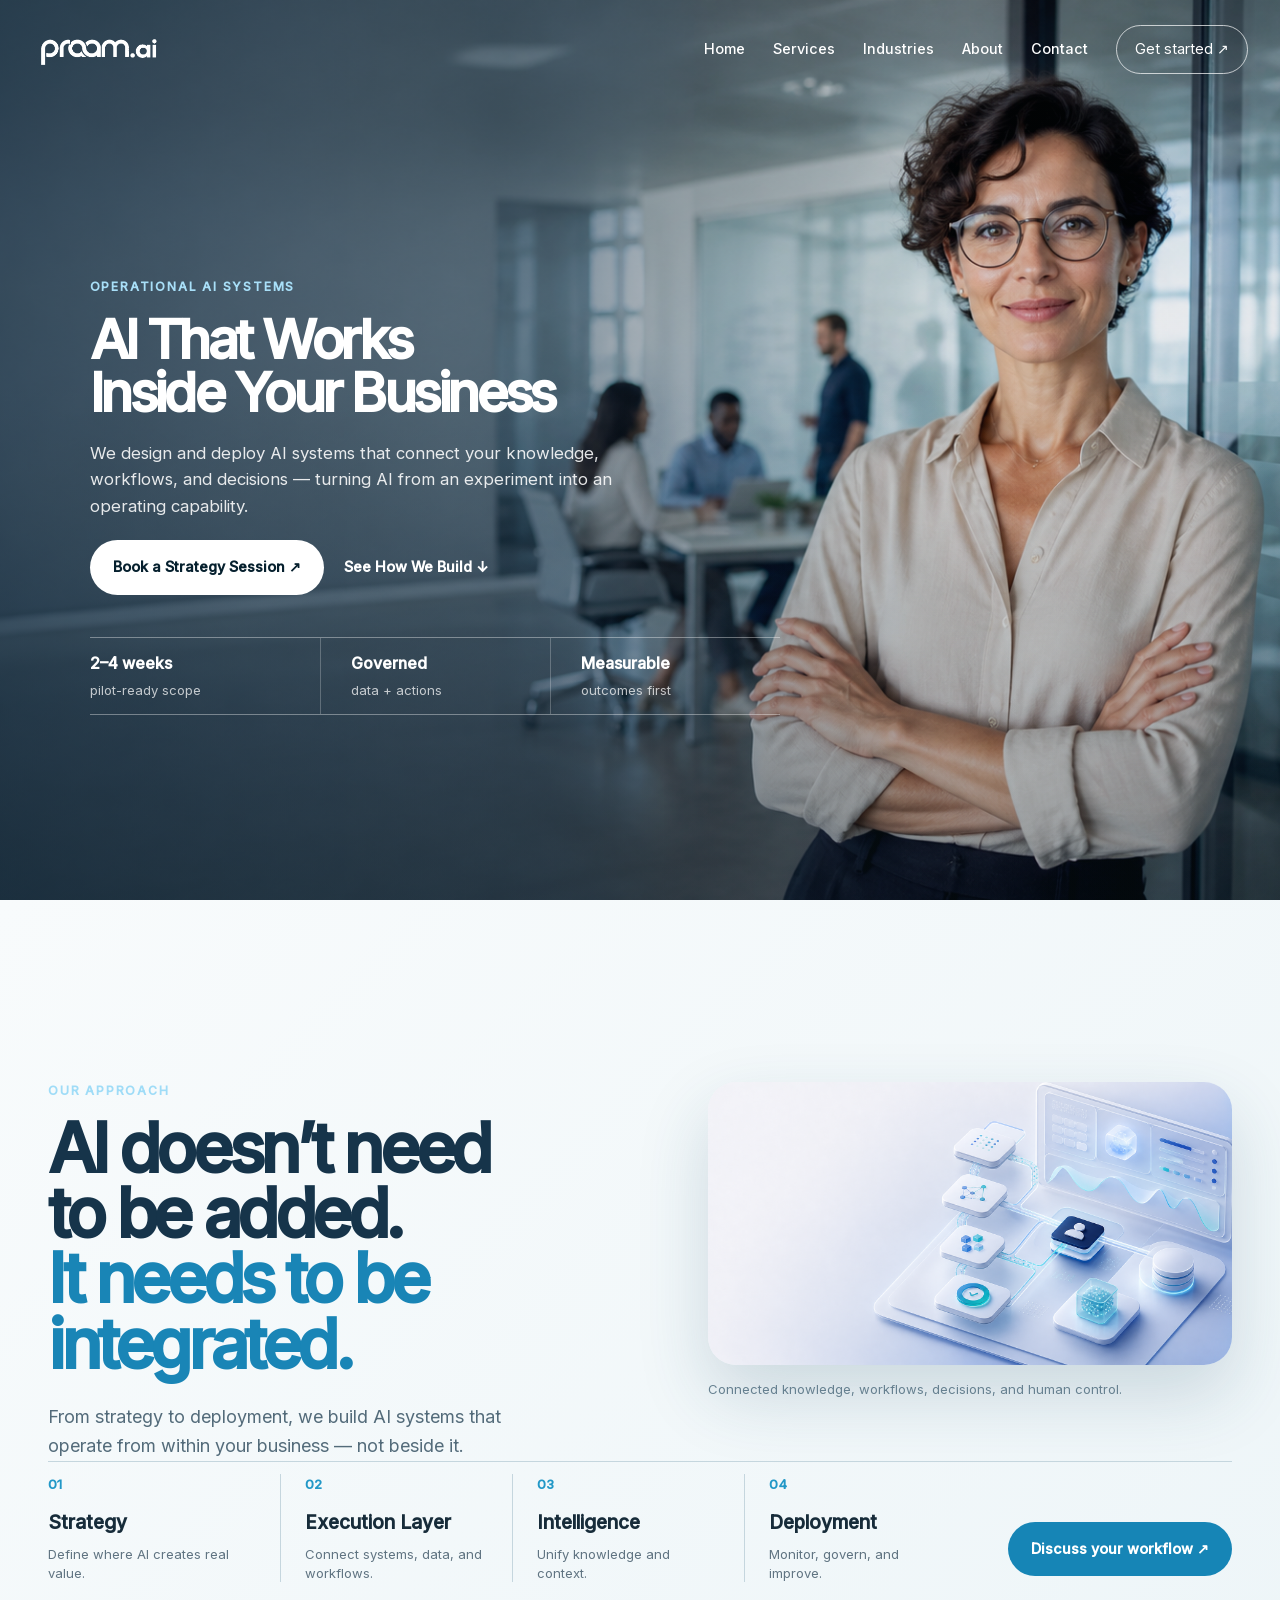
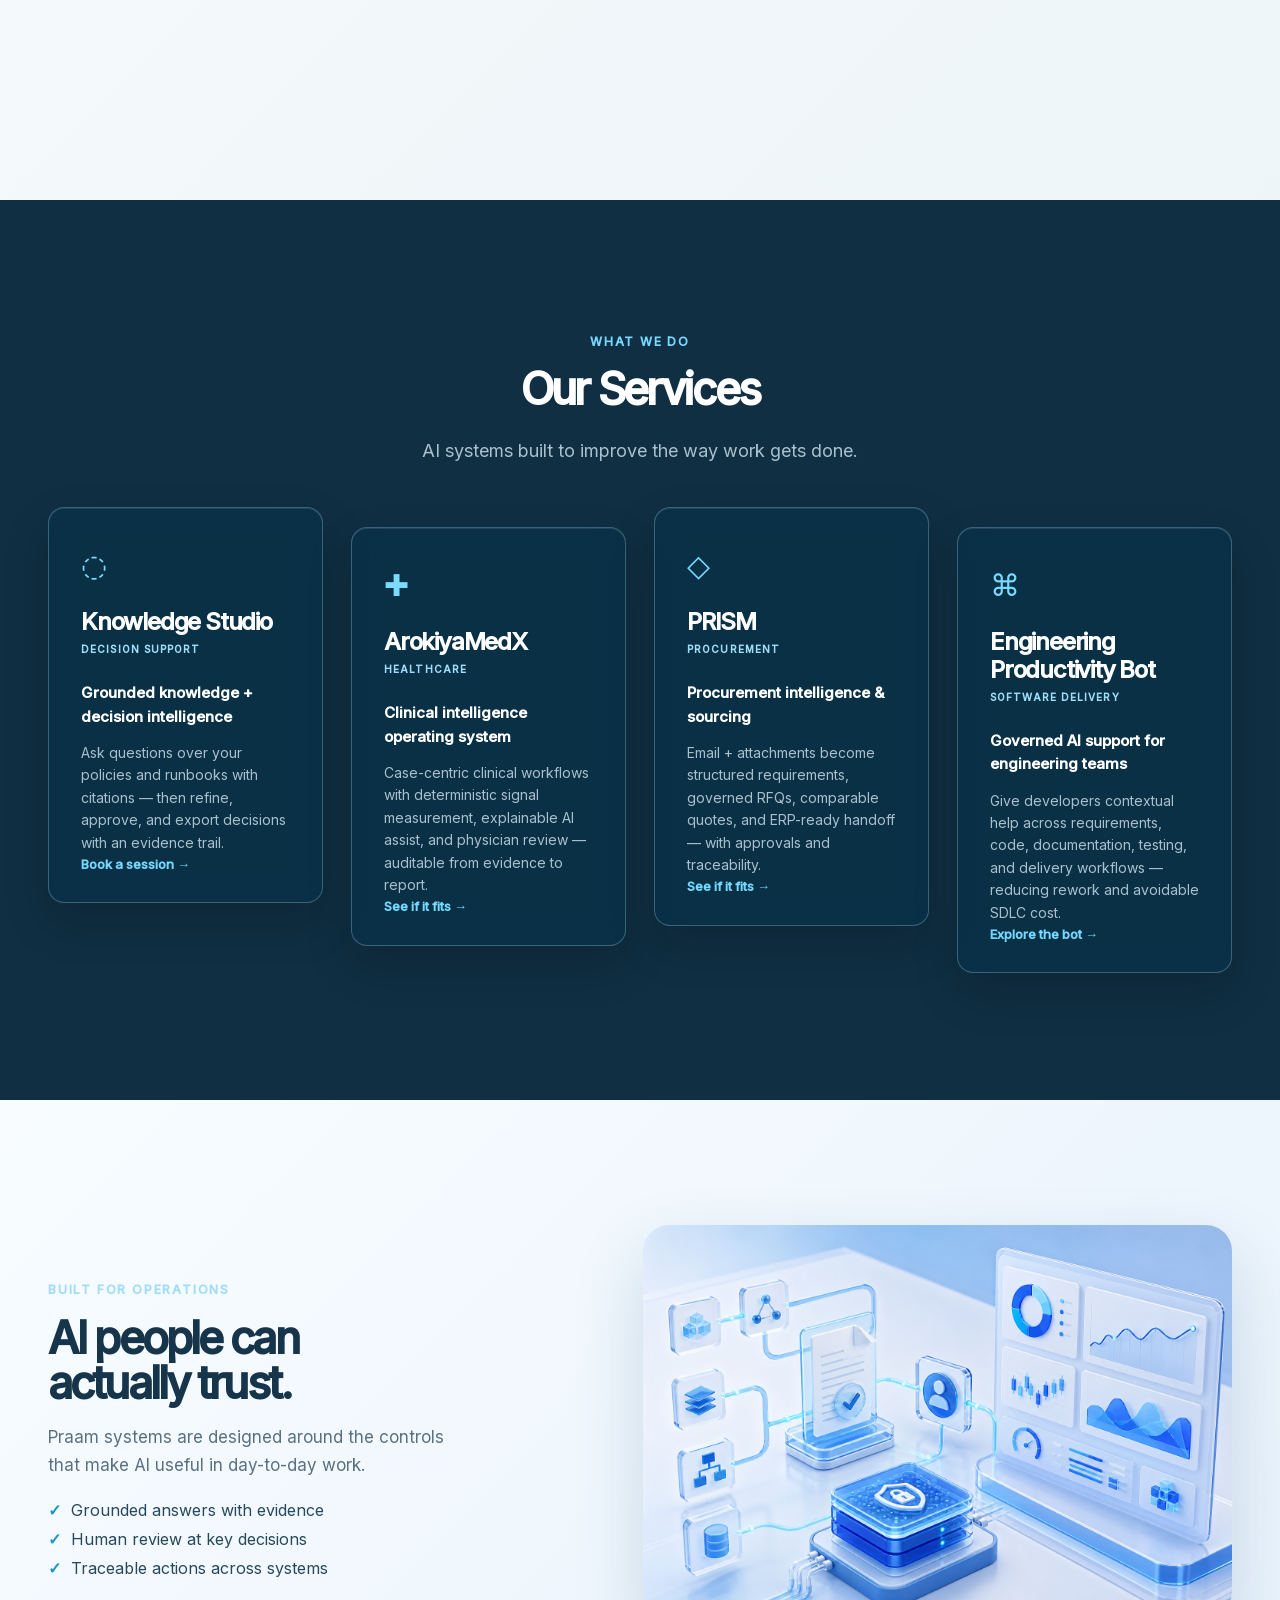
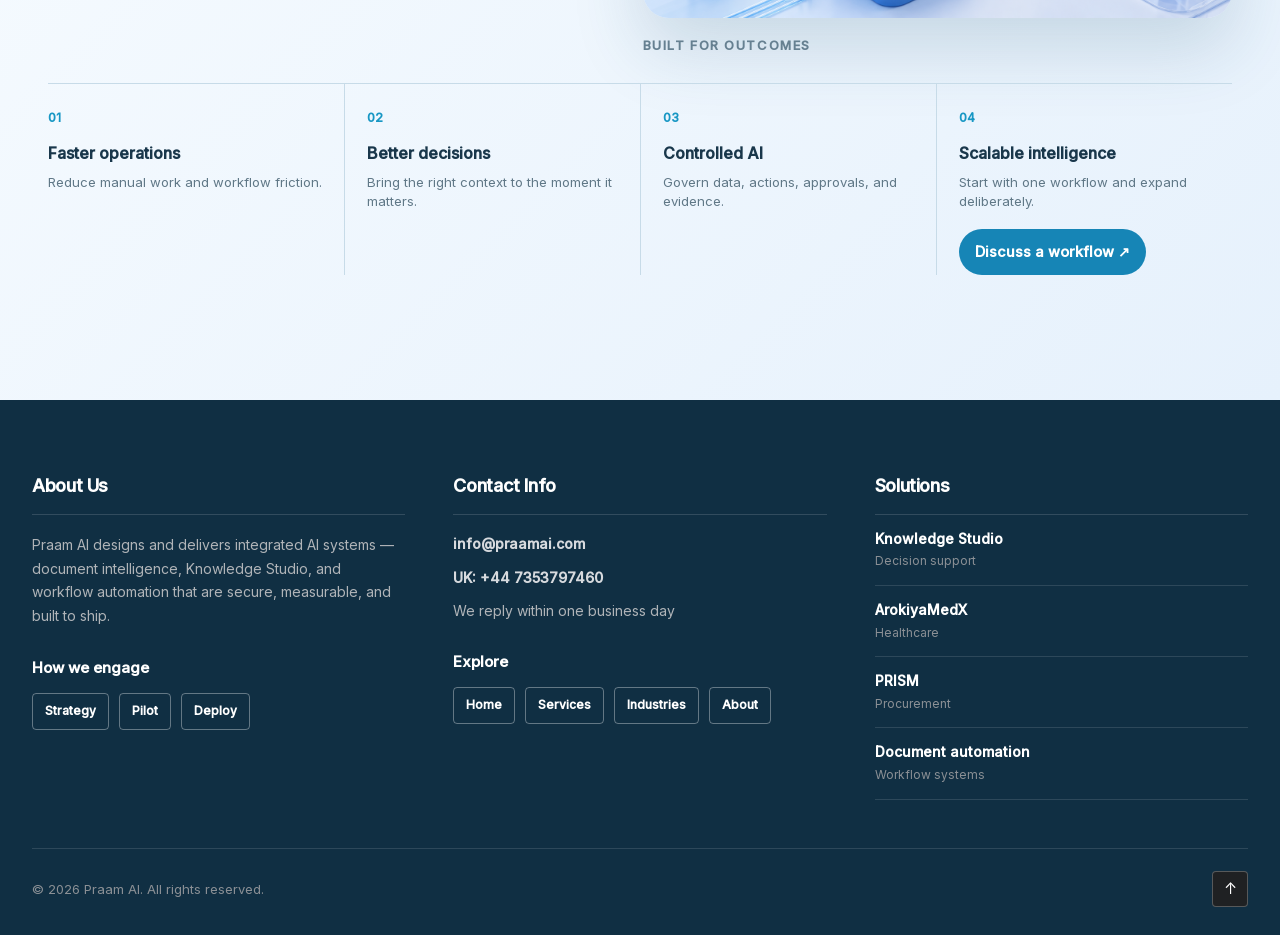
<file: index.html>
<!doctype html><html lang="en"><head><meta charset="utf-8"><meta name="viewport" content="width=device-width,initial-scale=1"><title>Praam AI | AI That Works Inside Your Business</title><meta name="description" content="Praam AI designs and delivers integrated AI systems."><link rel="stylesheet" href="css/fonts.css"><link rel="stylesheet" href="v3/home.css"><link rel="stylesheet" href="v3/overrides.css"><link rel="stylesheet" href="v3/hero-dark.css"><link rel="stylesheet" href="v3/solutions-four.css"><link rel="stylesheet" href="v3/services-cards.css"><link rel="stylesheet" href="v3/approach-showcase.css"><link rel="stylesheet" href="v3/ice-theme.css"><link rel="stylesheet" href="v3/desktop-sections.css"><link rel="stylesheet" href="v3/hero-system.css"><link rel="stylesheet" href="v3/services-dark.css"><link rel="stylesheet" href="v3/unified-theme.css"></head><body>
<div id="top" aria-hidden="true"></div>
<header><a class="logo" href="index.html#home"><img src="assets/logo-praam.png" alt="Praam AI"></a><nav><a href="index.html#home" aria-current="page">Home</a><a href="services.html">Services</a><a href="industries.html">Industries</a><a href="about.html">About</a><a href="contact.html">Contact</a></nav><a class="nav-cta" href="contact.html">Get started ↗</a></header>
<main><section class="hero" id="home"><div class="hero-bg"></div><div class="wrap hero-copy"><p class="eyebrow">Operational AI systems</p><h1>AI That Works<br><em>Inside</em> Your Business</h1><p>We design and deploy AI systems that connect your knowledge, workflows, and decisions — turning AI from an experiment into an operating capability.</p><div class="actions"><a class="button white" href="contact.html">Book a Strategy Session ↗</a><a href="#approach">See How We Build ↓</a></div><div class="proof"><div><b>2–4 weeks</b><span>pilot-ready scope</span></div><div><b>Governed</b><span>data + actions</span></div><div><b>Measurable</b><span>outcomes first</span></div></div></div></section>
<section class="approach-showcase" id="approach"><div class="wrap approach-showcase__grid"><div class="approach-showcase__copy"><p class="eyebrow">Our approach</p><h2>AI doesn’t need<br>to be added.<br><em>It needs to be integrated.</em></h2><p>From strategy to deployment, we build AI systems that operate from within your business — not beside it.</p></div><figure class="approach-showcase__visual"><img src="assets/operational-ai-workflow.png" alt="Illustration of connected operational AI workflows"><figcaption>Connected knowledge, workflows, decisions, and human control.</figcaption></figure><div class="approach-showcase__lower"><ol class="approach-showcase__steps"><li><span>01</span><strong>Strategy</strong><p>Define where AI creates real value.</p></li><li><span>02</span><strong>Execution Layer</strong><p>Connect systems, data, and workflows.</p></li><li><span>03</span><strong>Intelligence</strong><p>Unify knowledge and context.</p></li><li><span>04</span><strong>Deployment</strong><p>Monitor, govern, and improve.</p></li></ol><a class="button approach-showcase__cta" href="contact.html">Discuss your workflow ↗</a></div></div></section>
<section class="services block" id="solutions"><div class="wrap"><p class="eyebrow">What we do</p><h2>Our Services</h2><p class="sub">AI systems built to improve the way work gets done.</p><div class="cards"><article><span>01</span><h3>Knowledge Studio</h3><small>Decision support</small><p>Grounded knowledge + decision intelligence</p><em>Ask questions over your policies and runbooks with citations — then refine, approve, and export decisions with an evidence trail.</em><a href="contact.html">Book a session →</a></article><article><span>02</span><h3>ArokiyaMedX</h3><small>Healthcare</small><p>Clinical intelligence operating system</p><em>Case-centric clinical workflows with deterministic signal measurement, explainable AI assist, and physician review — auditable from evidence to report.</em><a href="contact.html">See if it fits →</a></article><article><span>03</span><h3>PRISM</h3><small>Procurement</small><p>Procurement intelligence &amp; sourcing</p><em>Email + attachments become structured requirements, governed RFQs, comparable quotes, and ERP-ready handoff — with approvals and traceability.</em><a href="contact.html">See if it fits →</a></article><article><span>04</span><h3>Engineering Productivity Bot</h3><small>Software delivery</small><p>Governed AI support for engineering teams</p><em>Give developers contextual help across requirements, code, documentation, testing, and delivery workflows — reducing rework and avoidable SDLC cost.</em><a href="contact.html">Explore the bot →</a></article></div></div></section>
<section class="operations-outcomes"><div class="wrap operations-outcomes__grid"><div class="operations-outcomes__copy"><p class="eyebrow">Built for operations</p><h2>AI people can<br>actually trust.</h2><p>Praam systems are designed around the controls that make AI useful in day-to-day work.</p><ul><li>Grounded answers with evidence</li><li>Human review at key decisions</li><li>Traceable actions across systems</li></ul></div><figure><img src="assets/operations-outcomes.png" alt="Illustration of governed operational AI workflows"><figcaption>Built for outcomes</figcaption></figure><div class="operations-outcomes__results"><article><span>01</span><h3>Faster operations</h3><p>Reduce manual work and workflow friction.</p></article><article><span>02</span><h3>Better decisions</h3><p>Bring the right context to the moment it matters.</p></article><article><span>03</span><h3>Controlled AI</h3><p>Govern data, actions, approvals, and evidence.</p></article><article class="operations-outcomes__final"><span>04</span><h3>Scalable intelligence</h3><p>Start with one workflow and expand deliberately.</p><a class="button" href="contact.html">Discuss a workflow ↗</a></article></div></div></section>
</main>
<footer><div class="wrap footer-grid"><div class="footer-col"><h3>About Us</h3><p>Praam AI designs and delivers integrated AI systems — document intelligence, Knowledge Studio, and workflow automation that are secure, measurable, and built to ship.</p><h4>How we engage</h4><div class="footer-chips"><span>Strategy</span><span>Pilot</span><span>Deploy</span></div></div><div class="footer-col"><h3>Contact Info</h3><ul class="footer-contact"><li><a href="mailto:info@praamai.com">info@praamai.com</a></li><li><a href="tel:+447353797460">UK: +44 7353797460</a></li><li>We reply within one business day</li></ul><h4>Explore</h4><div class="footer-chips"><a href="index.html#home">Home</a><a href="services.html">Services</a><a href="industries.html">Industries</a><a href="about.html">About</a></div></div><div class="footer-col"><h3>Solutions</h3><ul class="footer-list"><li><a href="index.html#solutions">Knowledge Studio</a><span>Decision support</span></li><li><a href="index.html#solutions">ArokiyaMedX</a><span>Healthcare</span></li><li><a href="index.html#solutions">PRISM</a><span>Procurement</span></li><li><a href="services.html">Document automation</a><span>Workflow systems</span></li></ul></div></div><div class="wrap footer-bottom"><p>© 2026 Praam AI. All rights reserved.</p><a class="to-top" href="#top" aria-label="Back to top">↑</a></div></footer>
<script src="js/site-header.js" defer></script>
</body></html>
</file>
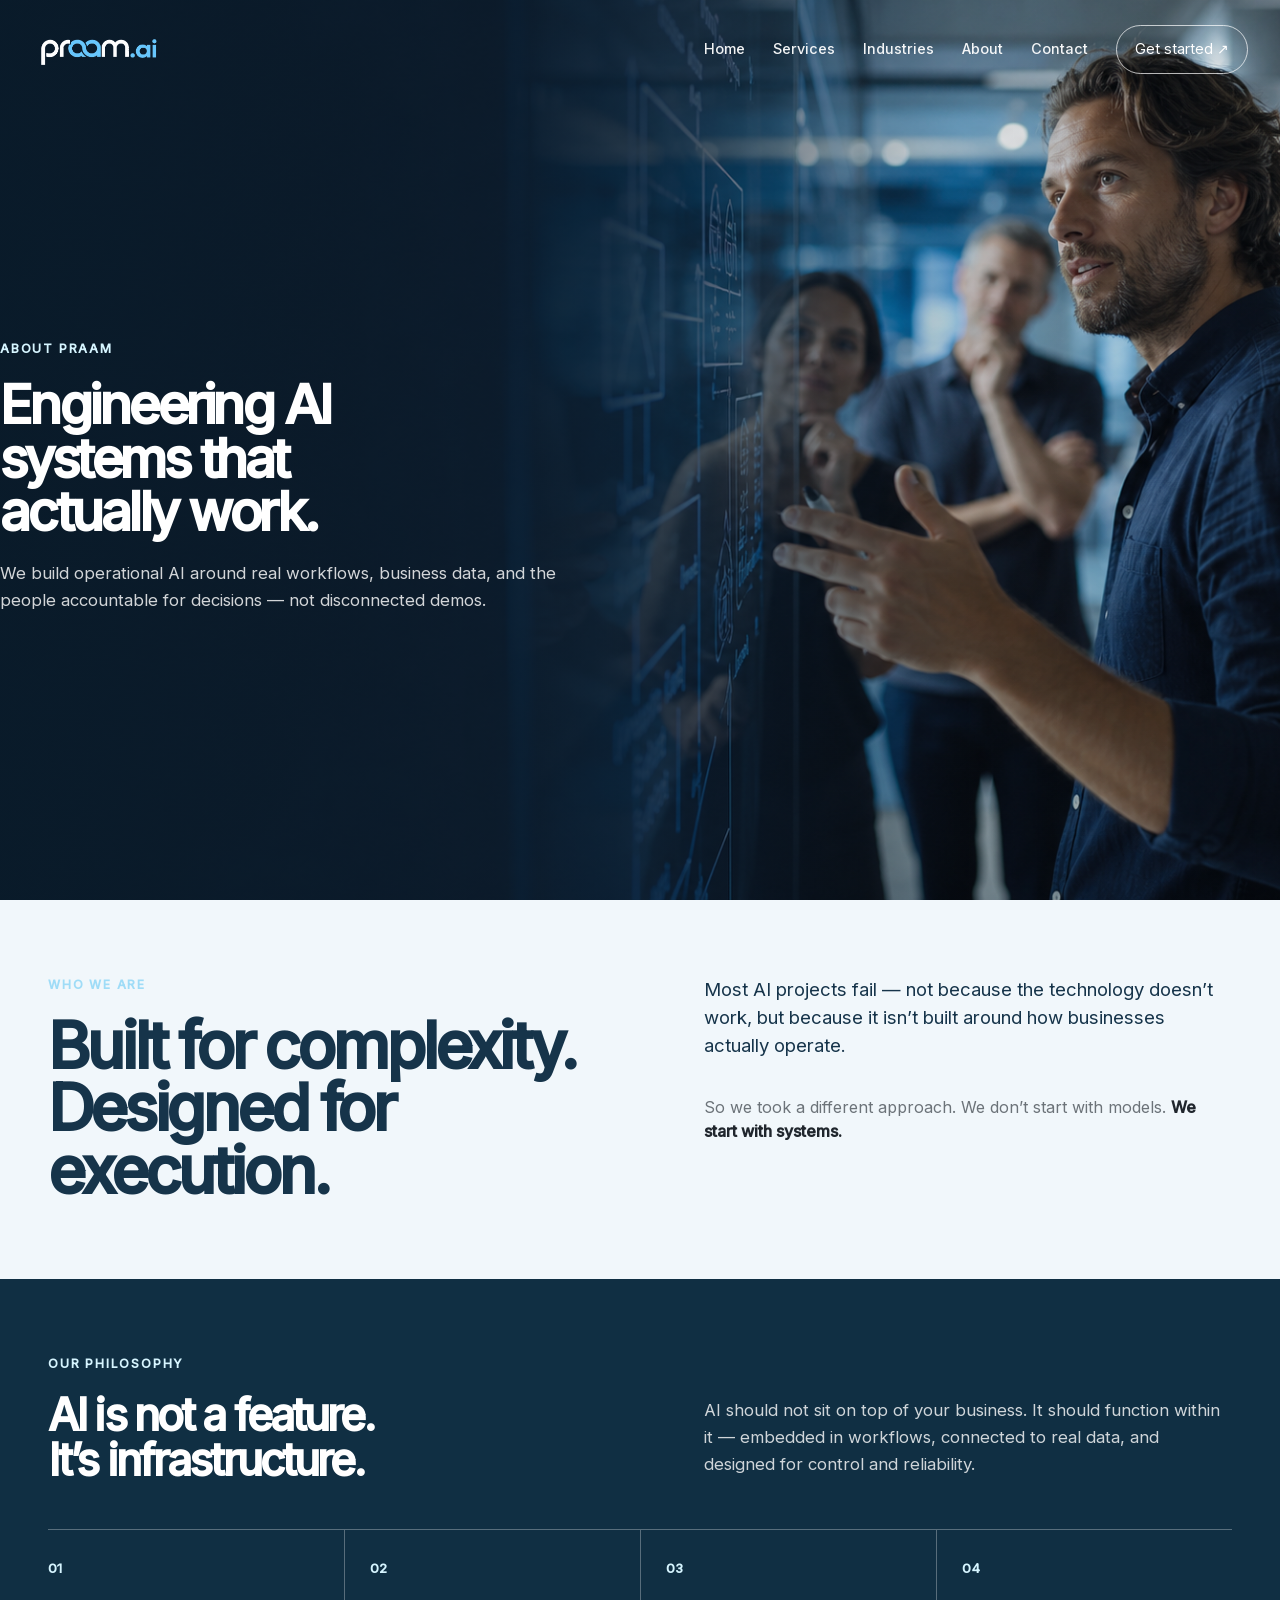
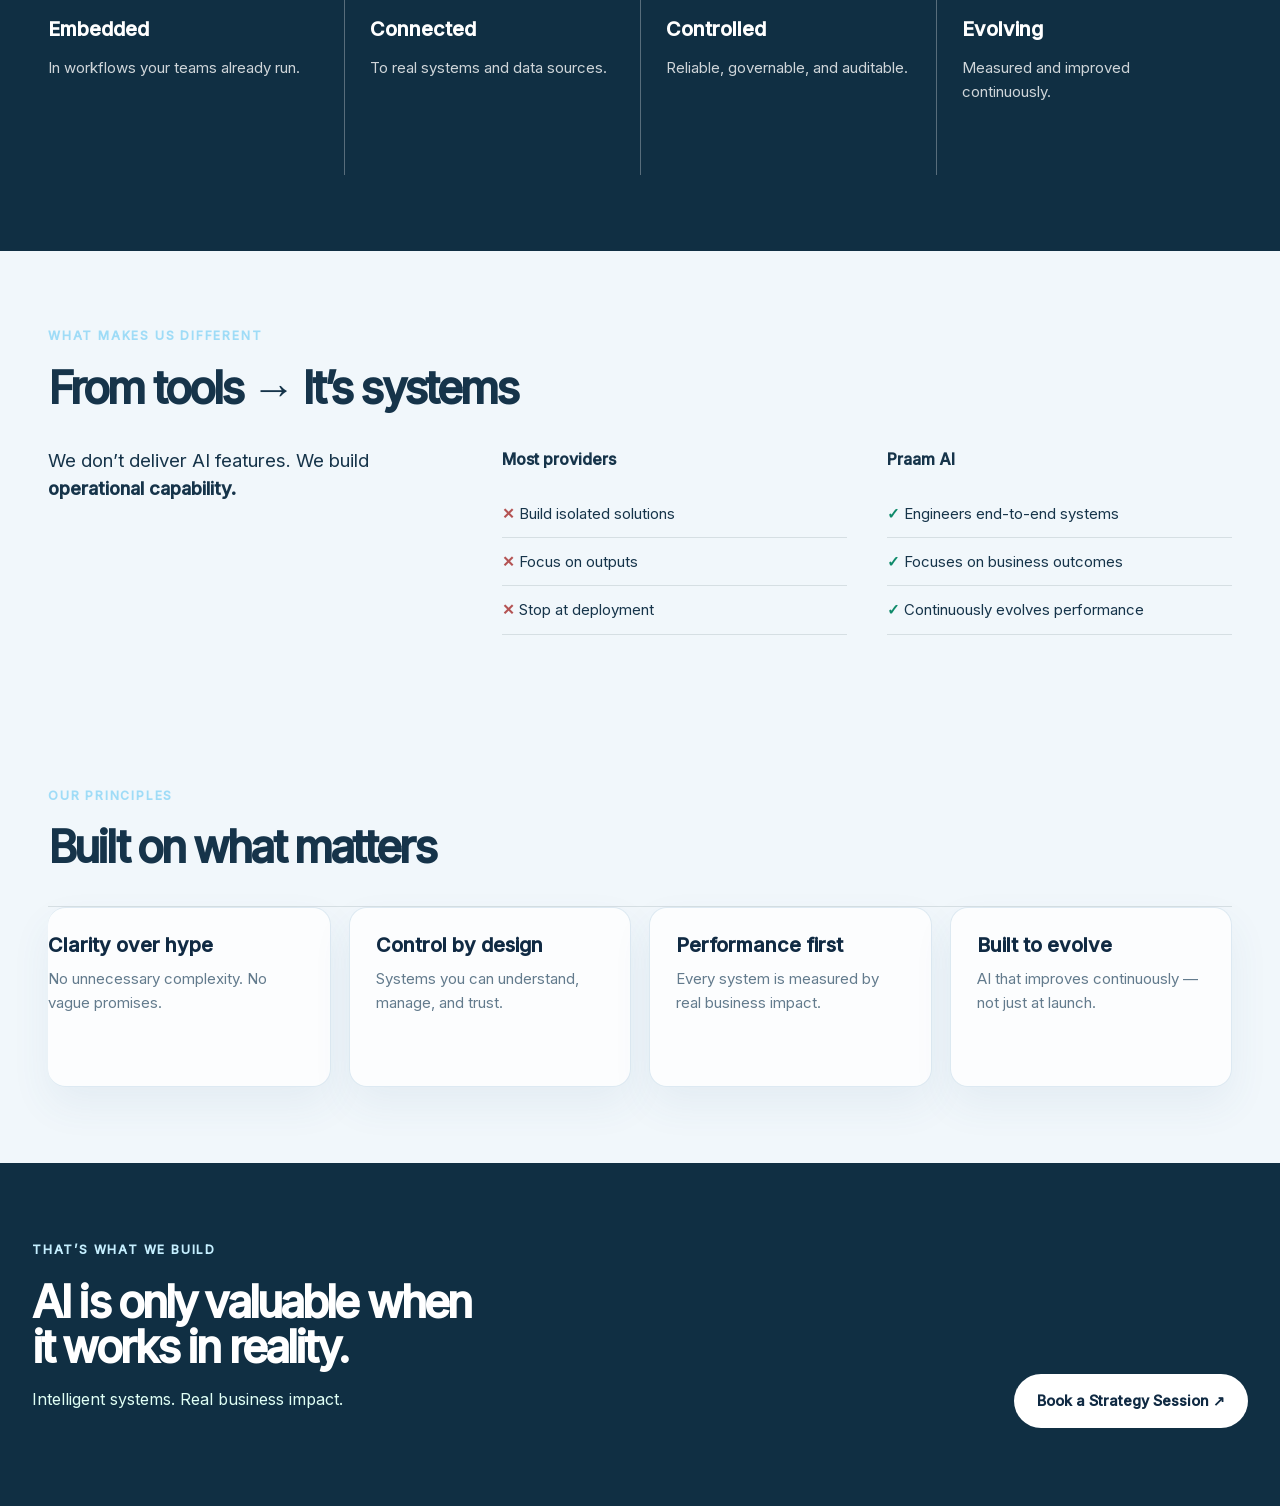
<file: about.html>
<!doctype html><html lang="en"><head><meta charset="utf-8"><meta name="viewport" content="width=device-width,initial-scale=1"><title>About Us | Praam AI</title><meta name="description" content="Praam AI engineers AI systems that operate inside real businesses — strategy, execution layer, intelligence, and deployment."><link rel="stylesheet" href="css/fonts.css"><link rel="stylesheet" href="v3/home.css"><link rel="stylesheet" href="v3/overrides.css"><link rel="stylesheet" href="v3/ice-theme.css"><link rel="stylesheet" href="v3/subpages-system.css"><link rel="stylesheet" href="v3/unified-theme.css"></head><body>
<div id="top" aria-hidden="true"></div>
<header><a class="logo" href="index.html#home"><img src="assets/logo-praam.png" alt="Praam AI"></a><nav><a href="index.html#home">Home</a><a href="services.html">Services</a><a href="industries.html">Industries</a><a href="about.html" aria-current="page">About</a><a href="contact.html">Contact</a></nav><a class="nav-cta" href="contact.html">Get started ↗</a></header>
<main>
<section class="page-intro"><div class="wrap page-intro__grid"><div class="page-intro__copy"><p class="eyebrow">About Praam</p><h1>Engineering AI systems that <em>actually work.</em></h1><p>We build operational AI around real workflows, business data, and the people accountable for decisions — not disconnected demos.</p></div><figure><img src="assets/about-ai-systems.png" alt="Illustration of a connected operational AI system"><figcaption>Connected by design, governed in operation</figcaption></figure></div></section>
<section class="problem block"><div class="wrap two"><div><p class="eyebrow">Who we are</p><h2>Built for complexity. Designed for execution.</h2></div><div><p class="lead">Most AI projects fail — not because the technology doesn’t work, but because it isn’t built around how businesses actually operate.</p><p class="result">So we took a different approach. We don’t start with models. <strong>We start with systems.</strong></p></div></div></section>
<section class="approach block"><div class="wrap"><p class="eyebrow">Our philosophy</p><div class="two heading"><h2>AI is not a feature.<br><em>It’s infrastructure.</em></h2><p>AI should not sit on top of your business. It should function within it — embedded in workflows, connected to real data, and designed for control and reliability.</p></div><div class="steps"><article><b>01</b><h3>Embedded</h3><p>In workflows your teams already run.</p></article><article><b>02</b><h3>Connected</h3><p>To real systems and data sources.</p></article><article><b>03</b><h3>Controlled</h3><p>Reliable, governable, and auditable.</p></article><article><b>04</b><h3>Evolving</h3><p>Measured and improved continuously.</p></article></div></div></section>
<section class="services block"><div class="wrap"><p class="eyebrow">What makes us different</p><h2>From tools → It’s systems</h2><div class="diff-grid"><div><p class="lead" style="margin:0">We don’t deliver AI features. We build <strong>operational capability.</strong></p></div><div><b>Most providers</b><ul class="diff-neg"><li>Build isolated solutions</li><li>Focus on outputs</li><li>Stop at deployment</li></ul></div><div><b>Praam AI</b><ul class="diff-pos"><li>Engineers end-to-end systems</li><li>Focuses on business outcomes</li><li>Continuously evolves performance</li></ul></div></div></div></section>
<section class="fit block"><div class="wrap"><p class="eyebrow">Our principles</p><h2>Built on what matters</h2><div class="principle-grid"><article><h3>Clarity over hype</h3><p>No unnecessary complexity. No vague promises.</p></article><article><h3>Control by design</h3><p>Systems you can understand, manage, and trust.</p></article><article><h3>Performance first</h3><p>Every system is measured by real business impact.</p></article><article><h3>Built to evolve</h3><p>AI that improves continuously — not just at launch.</p></article></div></div></section>
<section class="final"><div class="wrap"><div><p class="eyebrow">That’s what we build</p><h2>AI is only valuable when<br>it works in reality.</h2><p>Intelligent systems. Real business impact.</p></div><a class="button white" href="contact.html">Book a Strategy Session ↗</a></div></section>
</main>
<footer><div class="wrap footer-grid"><div class="footer-col"><h3>About Us</h3><p>Praam AI designs and delivers integrated AI systems — document intelligence, Knowledge Studio, and workflow automation that are secure, measurable, and built to ship.</p><h4>How we engage</h4><div class="footer-chips"><span>Strategy</span><span>Pilot</span><span>Deploy</span></div></div><div class="footer-col"><h3>Contact Info</h3><ul class="footer-contact"><li><a href="mailto:info@praamai.com">info@praamai.com</a></li><li><a href="tel:+447353797460">UK: +44 7353797460</a></li><li>We reply within one business day</li></ul><h4>Explore</h4><div class="footer-chips"><a href="index.html#home">Home</a><a href="services.html">Services</a><a href="industries.html">Industries</a><a href="about.html">About</a></div></div><div class="footer-col"><h3>Solutions</h3><ul class="footer-list"><li><a href="index.html#solutions">Knowledge Studio</a><span>Decision support</span></li><li><a href="index.html#solutions">ArokiyaMedX</a><span>Healthcare</span></li><li><a href="index.html#solutions">PRISM</a><span>Procurement</span></li><li><a href="services.html">Document automation</a><span>Workflow systems</span></li></ul></div></div><div class="wrap footer-bottom"><p>© 2026 Praam AI. All rights reserved.</p><a class="to-top" href="#top" aria-label="Back to top">↑</a></div></footer>
<script src="js/site-header.js" defer></script>
</body></html>
</file>
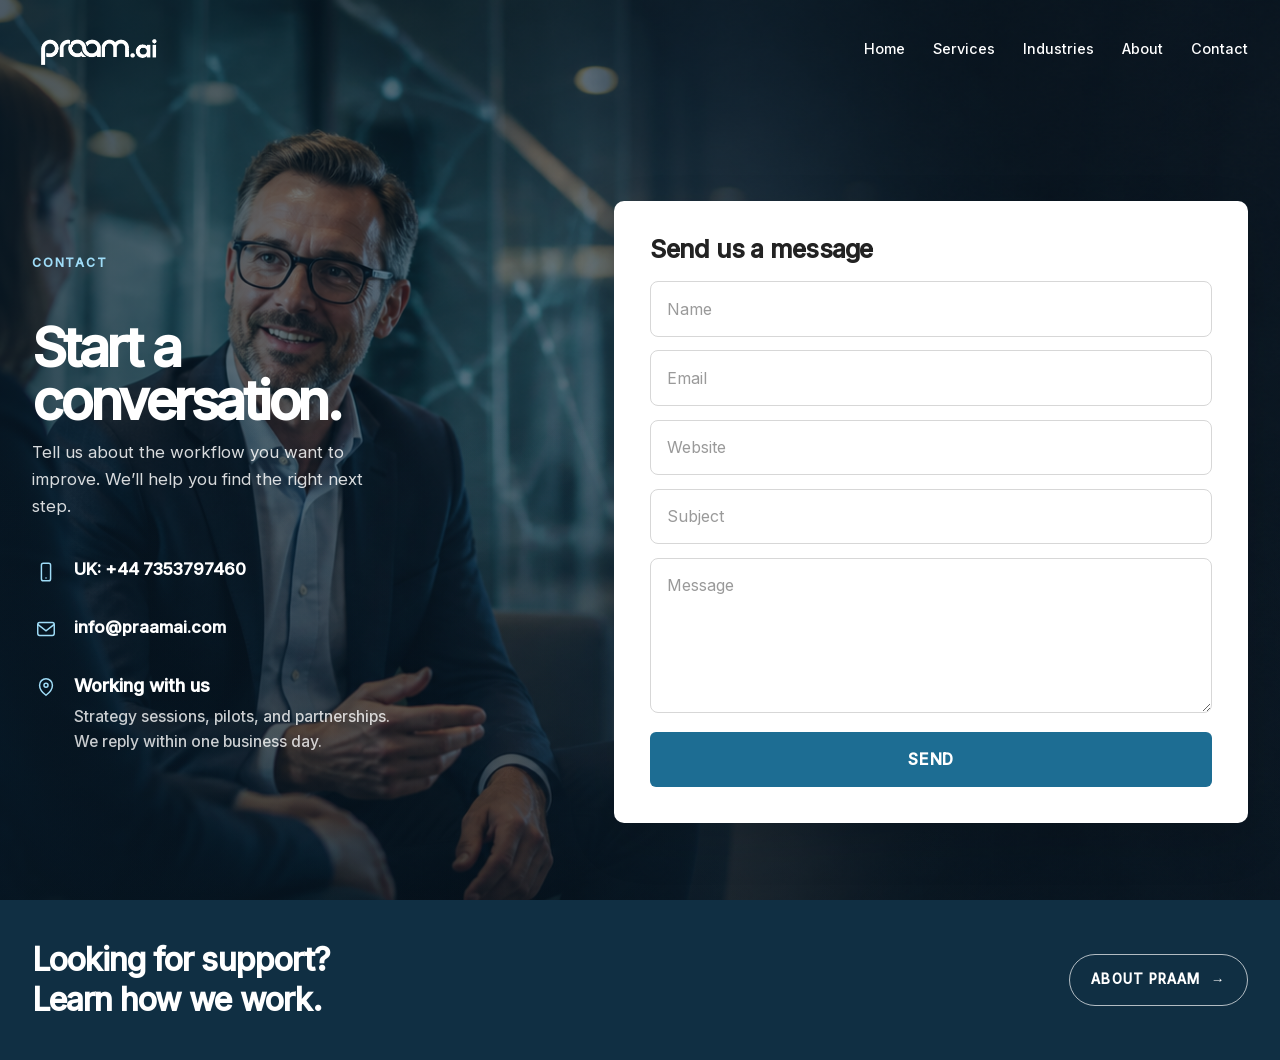
<file: contact.html>
<!DOCTYPE html>
<html lang="en">
  <head>
    <meta charset="UTF-8" />
    <meta name="viewport" content="width=device-width, initial-scale=1.0" />
    <title>Get started | Praam AI</title>
    <meta
      name="description"
      content="Get in touch with Praam AI — strategy sessions, pilots, and partnerships. We reply within one business day."
    />
    <meta name="theme-color" content="#1a1a1a" />
    <link rel="stylesheet" href="css/fonts.css" />
    <link rel="stylesheet" href="v3/home.css" />
    <link rel="stylesheet" href="v3/overrides.css" />
    <link rel="stylesheet" href="v3/ice-theme.css" />
    <link rel="stylesheet" href="css/contact-mono.css" />
    <link rel="stylesheet" href="v3/unified-theme.css" />
  </head>
  <body class="contact-mono">
    <div id="top" aria-hidden="true"></div>

    <header>
      <a class="logo" href="index.html#home"><img src="assets/logo-praam.png" alt="Praam AI" /></a>
      <nav>
        <a href="index.html#home">Home</a>
        <a href="services.html">Services</a>
        <a href="industries.html">Industries</a>
        <a href="about.html">About</a>
        <a href="contact.html" aria-current="page">Contact</a>
      </nav>
    </header>

    <main class="mono-main">
      <section class="mono-hero" aria-labelledby="contact-heading">
        <div class="wrap mono-hero-inner">
          <div class="mono-info">
            <p class="eyebrow">Contact</p>
            <h1 id="contact-heading">Start a conversation.</h1>
            <p class="mono-intro">Tell us about the workflow you want to improve. We’ll help you find the right next step.</p>
            <a class="mono-info-row" href="tel:+447353797460">
              <span class="mono-icon" aria-hidden="true">
                <svg viewBox="0 0 24 24" width="22" height="22" fill="none" stroke="currentColor" stroke-width="1.6"><rect x="7" y="2.5" width="10" height="19" rx="2"/><circle cx="12" cy="18.5" r="0.9" fill="currentColor" stroke="none"/></svg>
              </span>
              <span>UK: +44 7353797460</span>
            </a>
            <a class="mono-info-row" href="mailto:info@praamai.com">
              <span class="mono-icon" aria-hidden="true">
                <svg viewBox="0 0 24 24" width="22" height="22" fill="none" stroke="currentColor" stroke-width="1.6"><rect x="3" y="5" width="18" height="14" rx="2"/><path d="M3 7l9 7 9-7"/></svg>
              </span>
              <span>info@praamai.com</span>
            </a>
            <div class="mono-info-row mono-info-row--static">
              <span class="mono-icon" aria-hidden="true">
                <svg viewBox="0 0 24 24" width="22" height="22" fill="none" stroke="currentColor" stroke-width="1.6"><path d="M12 21s7-5.2 7-11a7 7 0 1 0-14 0c0 5.8 7 11 7 11z"/><circle cx="12" cy="10" r="2.2"/></svg>
              </span>
              <div>
                <strong>Working with us</strong>
                <p>Strategy sessions, pilots, and partnerships.<br />We reply within one business day.</p>
              </div>
            </div>
          </div>

          <div class="mono-card" id="contact">
            <h2>Send us a message</h2>
            <form class="mono-form" id="contact-form">
              <label class="sr-only" for="name">Name</label>
              <input id="name" name="name" type="text" placeholder="Name" autocomplete="name" required />

              <label class="sr-only" for="email">Email</label>
              <input id="email" name="email" type="email" placeholder="Email" autocomplete="email" required />

              <label class="sr-only" for="website">Website</label>
              <input id="website" name="website" type="url" placeholder="Website" autocomplete="url" />

              <label class="sr-only" for="subject">Subject</label>
              <input id="subject" name="subject" type="text" placeholder="Subject" required />

              <label class="sr-only" for="message">Message</label>
              <textarea id="message" name="message" rows="5" placeholder="Message" required></textarea>

              <button type="submit">Send</button>
            </form>
          </div>
        </div>
      </section>

      <section class="mono-support" aria-label="Support">
        <div class="wrap mono-support-inner">
          <p>Looking for support? Learn how we work.</p>
          <a class="mono-support-btn" href="about.html">About Praam <span aria-hidden="true">→</span></a>
        </div>
      </section>
    </main>

    <footer>
      <div class="wrap footer-grid">
        <div class="footer-col">
          <h3>About Us</h3>
          <p>Praam AI designs and delivers integrated AI systems — document intelligence, Knowledge Studio, and workflow automation that are secure, measurable, and built to ship.</p>
          <h4>How we engage</h4>
          <div class="footer-chips"><span>Strategy</span><span>Pilot</span><span>Deploy</span></div>
        </div>
        <div class="footer-col">
          <h3>Contact Info</h3>
          <ul class="footer-contact">
            <li><a href="mailto:info@praamai.com">info@praamai.com</a></li>
            <li><a href="tel:+447353797460">UK: +44 7353797460</a></li>
            <li>We reply within one business day</li>
          </ul>
          <h4>Explore</h4>
          <div class="footer-chips">
            <a href="index.html#home">Home</a>
            <a href="services.html">Services</a>
            <a href="industries.html">Industries</a>
            <a href="about.html">About</a>
          </div>
        </div>
        <div class="footer-col">
          <h3>Solutions</h3>
          <ul class="footer-list">
            <li><a href="index.html#solutions">Knowledge Studio</a><span>Decision support</span></li>
            <li><a href="index.html#solutions">ArokiyaMedX</a><span>Healthcare</span></li>
            <li><a href="index.html#solutions">PRISM</a><span>Procurement</span></li>
            <li><a href="services.html">Document automation</a><span>Workflow systems</span></li>
          </ul>
        </div>
      </div>
      <div class="wrap footer-bottom">
        <p>© 2026 Praam AI. All rights reserved.</p>
        <a class="to-top" href="#top" aria-label="Back to top">↑</a>
      </div>
    </footer>

    <script>
      document.getElementById("contact-form")?.addEventListener("submit", (e) => {
        e.preventDefault();
        const b = e.currentTarget.querySelector("button");
        const t = b.textContent;
        b.textContent = "Message Received";
        b.disabled = true;
        setTimeout(() => {
          b.textContent = t;
          b.disabled = false;
        }, 2200);
      });
    </script>
      <script src="js/site-header.js" defer></script>
  </body>
</html>
</file>
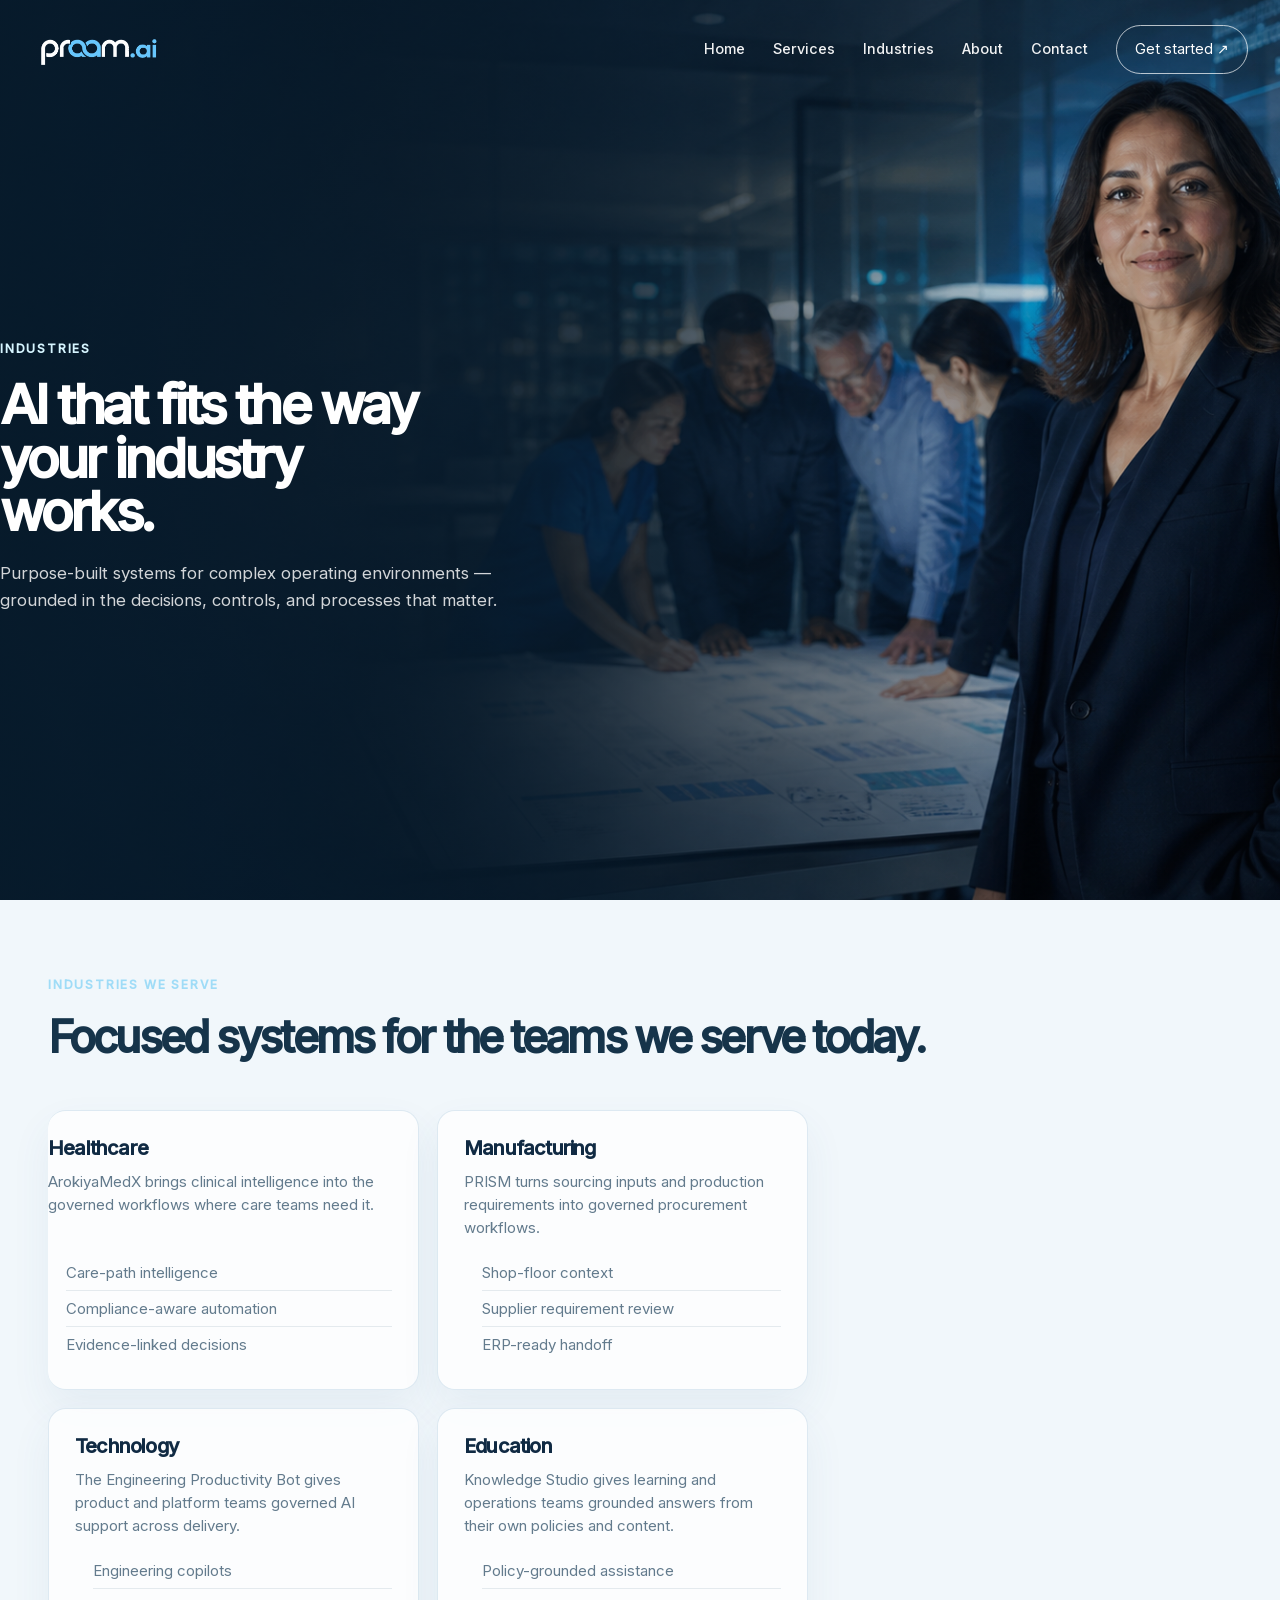
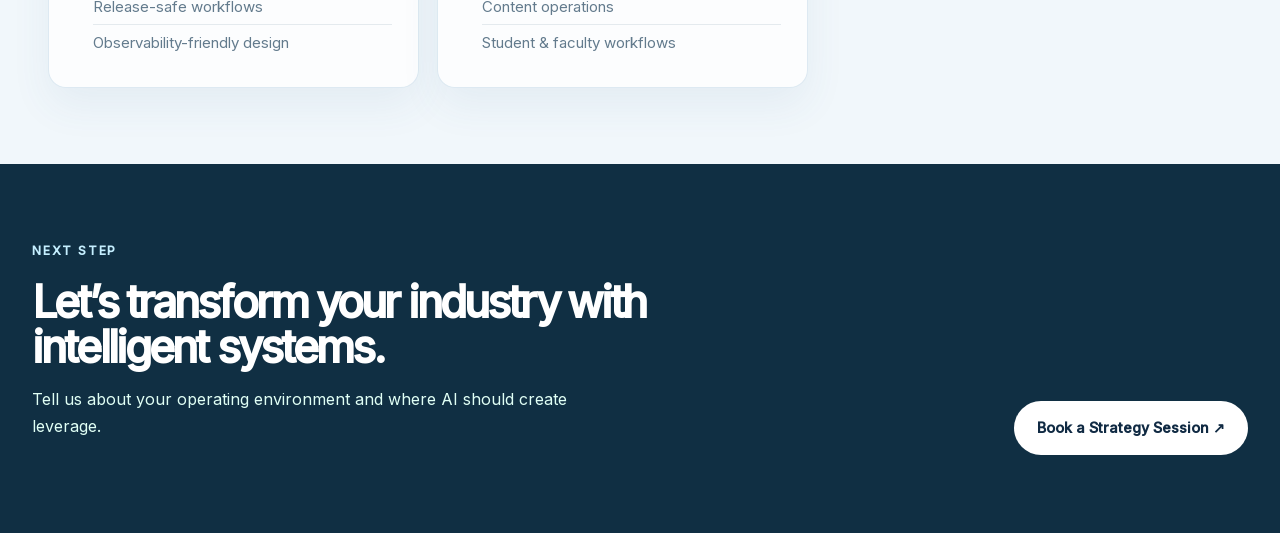
<file: industries.html>
<!doctype html><html lang="en"><head><meta charset="utf-8"><meta name="viewport" content="width=device-width,initial-scale=1"><title>Industries | Praam AI</title><meta name="description" content="Purpose-built AI systems for healthcare, BFSI, manufacturing, retail, logistics, energy, technology, and education."><link rel="stylesheet" href="css/fonts.css"><link rel="stylesheet" href="v3/home.css"><link rel="stylesheet" href="v3/overrides.css"><link rel="stylesheet" href="v3/ice-theme.css"><link rel="stylesheet" href="v3/subpages-system.css"><link rel="stylesheet" href="v3/unified-theme.css"></head><body>
<div id="top" aria-hidden="true"></div>
<header><a class="logo" href="index.html#home"><img src="assets/logo-praam.png" alt="Praam AI"></a><nav><a href="index.html#home">Home</a><a href="services.html">Services</a><a href="industries.html" aria-current="page">Industries</a><a href="about.html">About</a><a href="contact.html">Contact</a></nav><a class="nav-cta" href="contact.html">Get started ↗</a></header>
<main>
<section class="page-intro"><div class="wrap page-intro__grid"><div class="page-intro__copy"><p class="eyebrow">Industries</p><h1>AI that fits the way your <em>industry works.</em></h1><p>Purpose-built systems for complex operating environments — grounded in the decisions, controls, and processes that matter.</p></div><figure><img src="assets/industries-ai-systems.png" alt="Illustration of connected industry AI systems"><figcaption>Systems shaped around your operating environment</figcaption></figure></div></section>
<section class="services block"><div class="wrap"><p class="eyebrow">Industries we serve</p><h2>Focused systems for the teams we serve today.</h2>
<div class="industry-grid industry-grid--focused"><article><h3>Healthcare</h3><p>ArokiyaMedX brings clinical intelligence into the governed workflows where care teams need it.</p><ul><li>Care-path intelligence</li><li>Compliance-aware automation</li><li>Evidence-linked decisions</li></ul></article><article><h3>Manufacturing</h3><p>PRISM turns sourcing inputs and production requirements into governed procurement workflows.</p><ul><li>Shop-floor context</li><li>Supplier requirement review</li><li>ERP-ready handoff</li></ul></article><article><h3>Technology</h3><p>The Engineering Productivity Bot gives product and platform teams governed AI support across delivery.</p><ul><li>Engineering copilots</li><li>Release-safe workflows</li><li>Observability-friendly design</li></ul></article><article><h3>Education</h3><p>Knowledge Studio gives learning and operations teams grounded answers from their own policies and content.</p><ul><li>Policy-grounded assistance</li><li>Content operations</li><li>Student &amp; faculty workflows</li></ul></article></div>
</div></section>
<section class="final"><div class="wrap"><div><p class="eyebrow">Next step</p><h2>Let’s transform your industry with<br>intelligent systems.</h2><p>Tell us about your operating environment and where AI should create leverage.</p></div><a class="button white" href="contact.html">Book a Strategy Session ↗</a></div></section>
</main>
<footer><div class="wrap footer-grid"><div class="footer-col"><h3>About Us</h3><p>Praam AI designs and delivers integrated AI systems — document intelligence, Knowledge Studio, and workflow automation that are secure, measurable, and built to ship.</p><h4>How we engage</h4><div class="footer-chips"><span>Strategy</span><span>Pilot</span><span>Deploy</span></div></div><div class="footer-col"><h3>Contact Info</h3><ul class="footer-contact"><li><a href="mailto:info@praamai.com">info@praamai.com</a></li><li><a href="tel:+447353797460">UK: +44 7353797460</a></li><li>We reply within one business day</li></ul><h4>Explore</h4><div class="footer-chips"><a href="index.html#home">Home</a><a href="services.html">Services</a><a href="industries.html">Industries</a><a href="about.html">About</a></div></div><div class="footer-col"><h3>Solutions</h3><ul class="footer-list"><li><a href="index.html#solutions">Knowledge Studio</a><span>Decision support</span></li><li><a href="index.html#solutions">ArokiyaMedX</a><span>Healthcare</span></li><li><a href="index.html#solutions">PRISM</a><span>Procurement</span></li><li><a href="services.html">Document automation</a><span>Workflow systems</span></li></ul></div></div><div class="wrap footer-bottom"><p>© 2026 Praam AI. All rights reserved.</p><a class="to-top" href="#top" aria-label="Back to top">↑</a></div></footer>
<script src="js/site-header.js" defer></script>
</body></html>
</file>
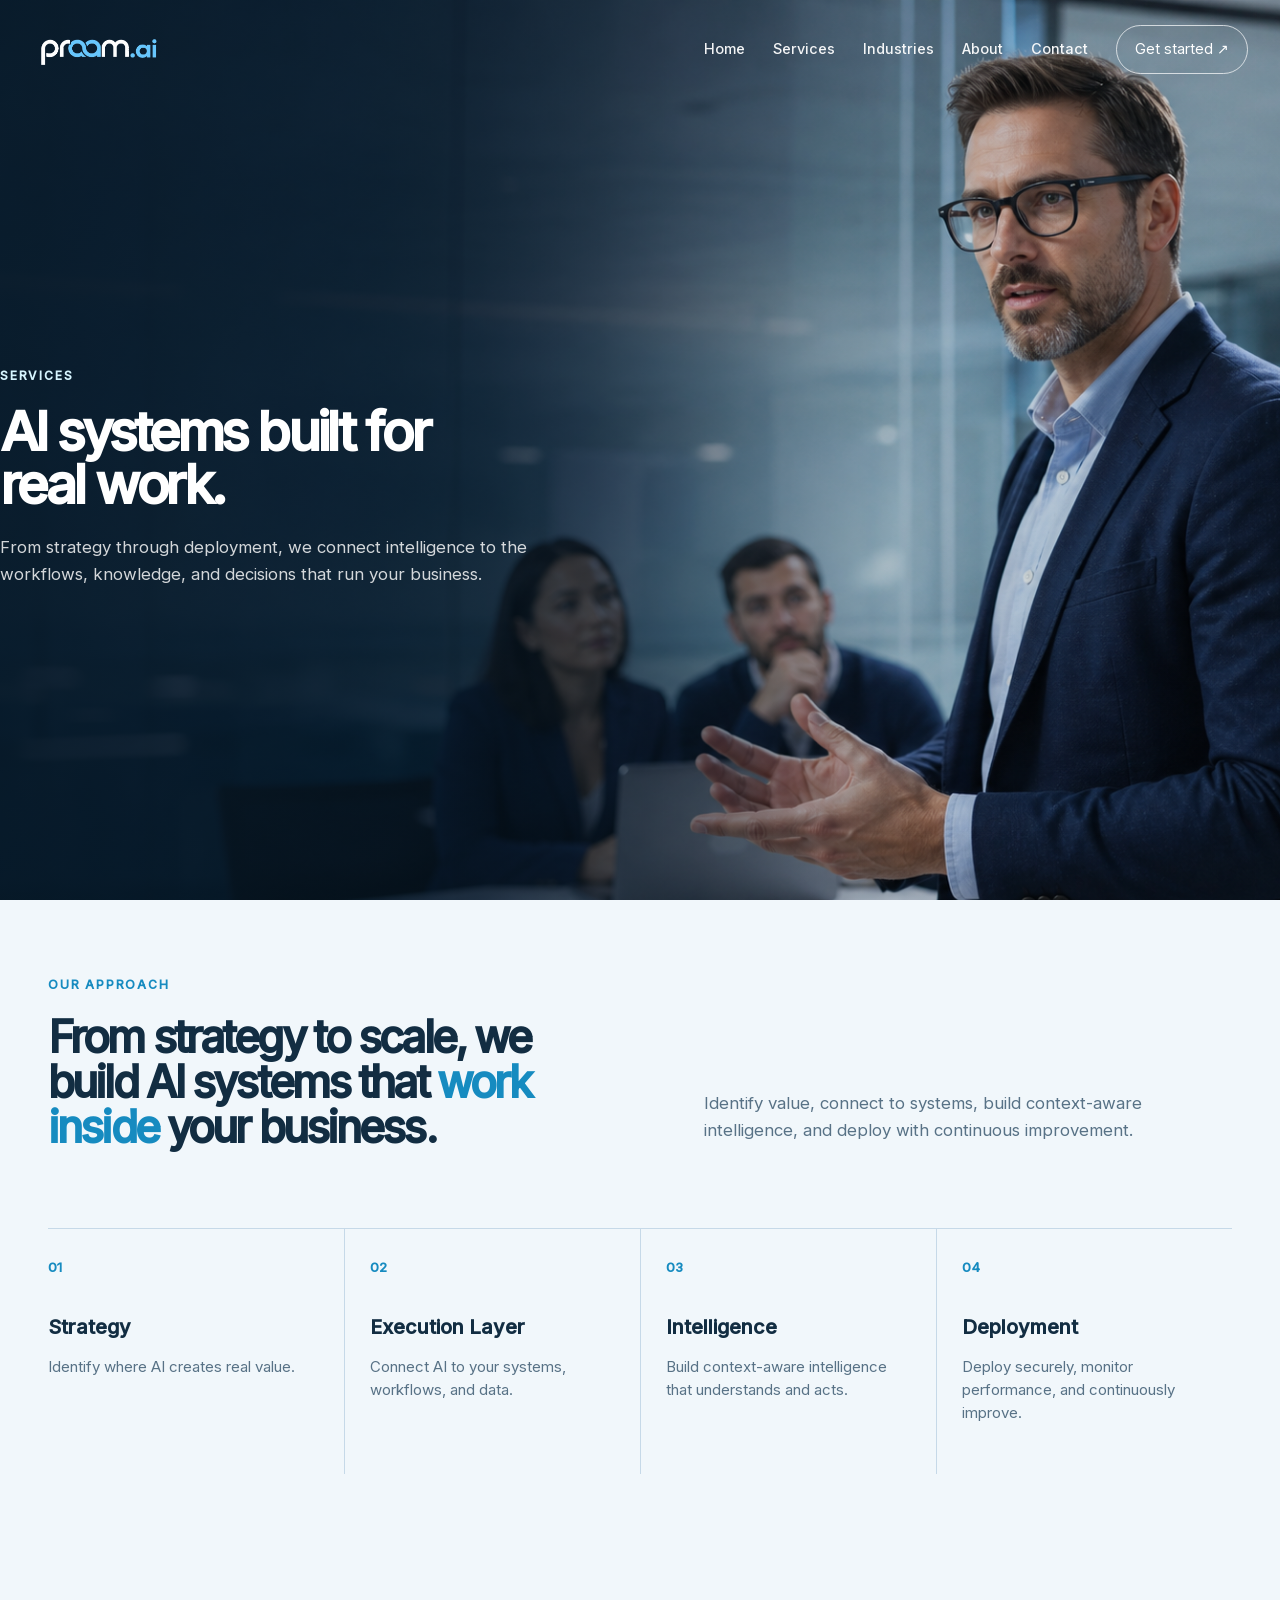
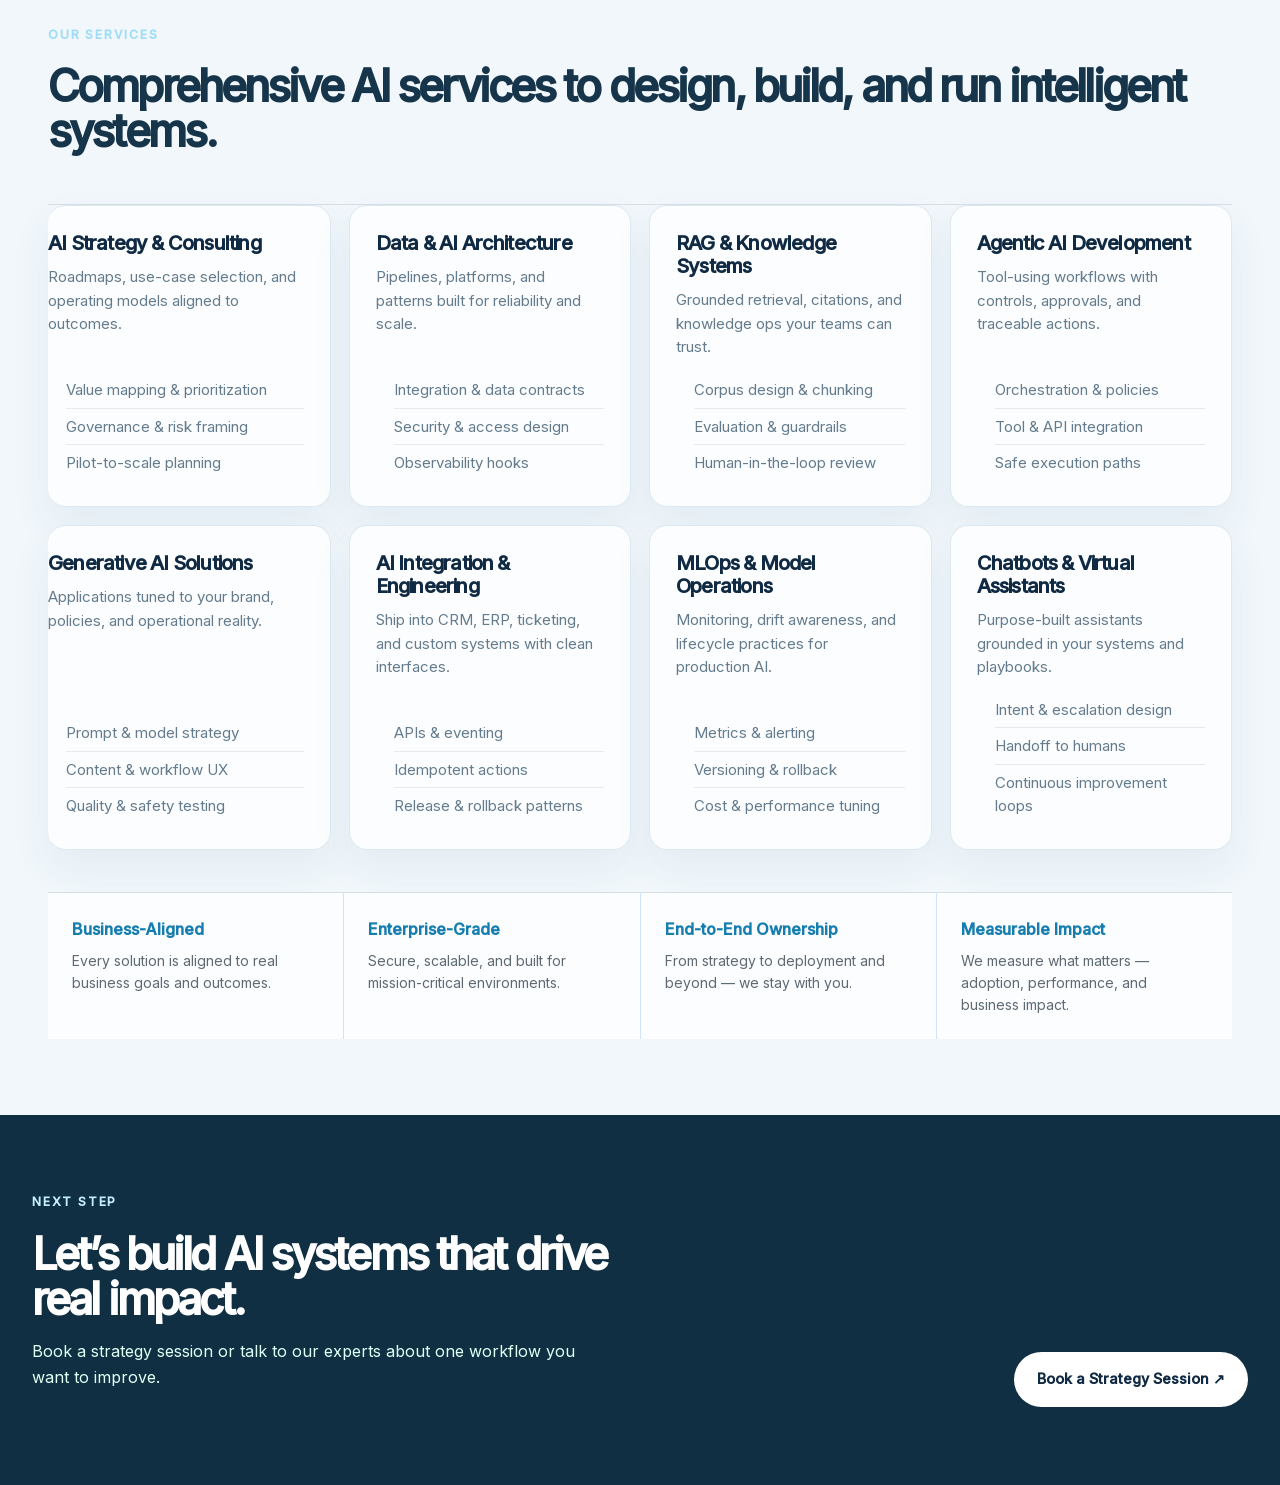
<file: services.html>
<!doctype html><html lang="en"><head><meta charset="utf-8"><meta name="viewport" content="width=device-width,initial-scale=1"><title>Services | Praam AI</title><meta name="description" content="End-to-end AI services — strategy, execution layer, intelligence, and deployment."><link rel="stylesheet" href="css/fonts.css"><link rel="stylesheet" href="v3/home.css"><link rel="stylesheet" href="v3/overrides.css"><link rel="stylesheet" href="v3/ice-theme.css"><link rel="stylesheet" href="v3/subpages-system.css"><link rel="stylesheet" href="v3/unified-theme.css"></head><body>
<div id="top" aria-hidden="true"></div>
<header><a class="logo" href="index.html#home"><img src="assets/logo-praam.png" alt="Praam AI"></a><nav><a href="index.html#home">Home</a><a href="services.html" aria-current="page">Services</a><a href="industries.html">Industries</a><a href="about.html">About</a><a href="contact.html">Contact</a></nav><a class="nav-cta" href="contact.html">Get started ↗</a></header>
<main>
<section class="page-intro"><div class="wrap page-intro__grid"><div class="page-intro__copy"><p class="eyebrow">Services</p><h1>AI systems built for <em>real work.</em></h1><p>From strategy through deployment, we connect intelligence to the workflows, knowledge, and decisions that run your business.</p></div><figure><img src="assets/services-ai-systems.png" alt="Illustration of connected operational AI services"><figcaption>Operational AI, designed to run</figcaption></figure></div></section>
<section class="approach block" id="approach"><div class="wrap"><p class="eyebrow">Our approach</p><div class="two heading"><h2>From strategy to scale, we build AI systems that <em>work inside</em> your business.</h2><p>Identify value, connect to systems, build context-aware intelligence, and deploy with continuous improvement.</p></div><div class="steps"><article><b>01</b><h3>Strategy</h3><p>Identify where AI creates real value.</p></article><article><b>02</b><h3>Execution Layer</h3><p>Connect AI to your systems, workflows, and data.</p></article><article><b>03</b><h3>Intelligence</h3><p>Build context-aware intelligence that understands and acts.</p></article><article><b>04</b><h3>Deployment</h3><p>Deploy securely, monitor performance, and continuously improve.</p></article></div></div></section>
<section class="services block"><div class="wrap"><p class="eyebrow">Our services</p><h2>Comprehensive AI services to design, build, and run intelligent systems.</h2>
<div class="offer-grid">
<article><h3>AI Strategy &amp; Consulting</h3><p>Roadmaps, use-case selection, and operating models aligned to outcomes.</p><ul><li>Value mapping &amp; prioritization</li><li>Governance &amp; risk framing</li><li>Pilot-to-scale planning</li></ul></article>
<article><h3>Data &amp; AI Architecture</h3><p>Pipelines, platforms, and patterns built for reliability and scale.</p><ul><li>Integration &amp; data contracts</li><li>Security &amp; access design</li><li>Observability hooks</li></ul></article>
<article><h3>RAG &amp; Knowledge Systems</h3><p>Grounded retrieval, citations, and knowledge ops your teams can trust.</p><ul><li>Corpus design &amp; chunking</li><li>Evaluation &amp; guardrails</li><li>Human-in-the-loop review</li></ul></article>
<article><h3>Agentic AI Development</h3><p>Tool-using workflows with controls, approvals, and traceable actions.</p><ul><li>Orchestration &amp; policies</li><li>Tool &amp; API integration</li><li>Safe execution paths</li></ul></article>
<article><h3>Generative AI Solutions</h3><p>Applications tuned to your brand, policies, and operational reality.</p><ul><li>Prompt &amp; model strategy</li><li>Content &amp; workflow UX</li><li>Quality &amp; safety testing</li></ul></article>
<article><h3>AI Integration &amp; Engineering</h3><p>Ship into CRM, ERP, ticketing, and custom systems with clean interfaces.</p><ul><li>APIs &amp; eventing</li><li>Idempotent actions</li><li>Release &amp; rollback patterns</li></ul></article>
<article><h3>MLOps &amp; Model Operations</h3><p>Monitoring, drift awareness, and lifecycle practices for production AI.</p><ul><li>Metrics &amp; alerting</li><li>Versioning &amp; rollback</li><li>Cost &amp; performance tuning</li></ul></article>
<article><h3>Chatbots &amp; Virtual Assistants</h3><p>Purpose-built assistants grounded in your systems and playbooks.</p><ul><li>Intent &amp; escalation design</li><li>Handoff to humans</li><li>Continuous improvement loops</li></ul></article>
</div>
<div class="value-strip"><article><b>Business-Aligned</b><p>Every solution is aligned to real business goals and outcomes.</p></article><article><b>Enterprise-Grade</b><p>Secure, scalable, and built for mission-critical environments.</p></article><article><b>End-to-End Ownership</b><p>From strategy to deployment and beyond — we stay with you.</p></article><article><b>Measurable Impact</b><p>We measure what matters — adoption, performance, and business impact.</p></article></div>
</div></section>
<section class="final"><div class="wrap"><div><p class="eyebrow">Next step</p><h2>Let’s build AI systems that drive<br>real impact.</h2><p>Book a strategy session or talk to our experts about one workflow you want to improve.</p></div><a class="button white" href="contact.html">Book a Strategy Session ↗</a></div></section>
</main>
<footer><div class="wrap footer-grid"><div class="footer-col"><h3>About Us</h3><p>Praam AI designs and delivers integrated AI systems — document intelligence, Knowledge Studio, and workflow automation that are secure, measurable, and built to ship.</p><h4>How we engage</h4><div class="footer-chips"><span>Strategy</span><span>Pilot</span><span>Deploy</span></div></div><div class="footer-col"><h3>Contact Info</h3><ul class="footer-contact"><li><a href="mailto:info@praamai.com">info@praamai.com</a></li><li><a href="tel:+447353797460">UK: +44 7353797460</a></li><li>We reply within one business day</li></ul><h4>Explore</h4><div class="footer-chips"><a href="index.html#home">Home</a><a href="services.html">Services</a><a href="industries.html">Industries</a><a href="about.html">About</a></div></div><div class="footer-col"><h3>Solutions</h3><ul class="footer-list"><li><a href="index.html#solutions">Knowledge Studio</a><span>Decision support</span></li><li><a href="index.html#solutions">ArokiyaMedX</a><span>Healthcare</span></li><li><a href="index.html#solutions">PRISM</a><span>Procurement</span></li><li><a href="services.html">Document automation</a><span>Workflow systems</span></li></ul></div></div><div class="wrap footer-bottom"><p>© 2026 Praam AI. All rights reserved.</p><a class="to-top" href="#top" aria-label="Back to top">↑</a></div></footer>
<script src="js/site-header.js" defer></script>
</body></html>
</file>
<file: css/fonts.css>
/* Self-hosted Inter and Roboto (SIL Open Font License 1.1).
   Subsets: latin + latin-ext — covers English and European Latin scripts. */

@font-face {
  font-family: "Inter";
  font-style: normal;
  font-weight: 400;
  font-display: swap;
  src: url("../assets/fonts/inter-latin-ext.woff2") format("woff2");
  unicode-range: U+0100-02BA, U+02BD-02C5, U+02C7-02CC, U+02CE-02D7, U+02DD-02FF, U+0304, U+0308, U+0329, U+1D00-1DBF, U+1E00-1E9F, U+1EF2-1EFF, U+2020, U+20A0-20AB, U+20AD-20C0, U+2113, U+2C60-2C7F, U+A720-A7FF;
}

@font-face {
  font-family: "Inter";
  font-style: normal;
  font-weight: 400;
  font-display: swap;
  src: url("../assets/fonts/inter-latin.woff2") format("woff2");
  unicode-range: U+0000-00FF, U+0131, U+0152-0153, U+02BB-02BC, U+02C6, U+02DA, U+02DC, U+0304, U+0308, U+0329, U+2000-206F, U+20AC, U+2122, U+2191, U+2193, U+2212, U+2215, U+FEFF, U+FFFD;
}

@font-face {
  font-family: "Inter";
  font-style: normal;
  font-weight: 500;
  font-display: swap;
  src: url("../assets/fonts/inter-latin-ext.woff2") format("woff2");
  unicode-range: U+0100-02BA, U+02BD-02C5, U+02C7-02CC, U+02CE-02D7, U+02DD-02FF, U+0304, U+0308, U+0329, U+1D00-1DBF, U+1E00-1E9F, U+1EF2-1EFF, U+2020, U+20A0-20AB, U+20AD-20C0, U+2113, U+2C60-2C7F, U+A720-A7FF;
}

@font-face {
  font-family: "Inter";
  font-style: normal;
  font-weight: 500;
  font-display: swap;
  src: url("../assets/fonts/inter-latin.woff2") format("woff2");
  unicode-range: U+0000-00FF, U+0131, U+0152-0153, U+02BB-02BC, U+02C6, U+02DA, U+02DC, U+0304, U+0308, U+0329, U+2000-206F, U+20AC, U+2122, U+2191, U+2193, U+2212, U+2215, U+FEFF, U+FFFD;
}

@font-face {
  font-family: "Roboto";
  font-style: normal;
  font-weight: 700;
  font-display: swap;
  src: url("../assets/fonts/roboto-latin-ext.woff2") format("woff2");
  unicode-range: U+0100-02BA, U+02BD-02C5, U+02C7-02CC, U+02CE-02D7, U+02DD-02FF, U+0304, U+0308, U+0329, U+1D00-1DBF, U+1E00-1E9F, U+1EF2-1EFF, U+2020, U+20A0-20AB, U+20AD-20C0, U+2113, U+2C60-2C7F, U+A720-A7FF;
}

@font-face {
  font-family: "Roboto";
  font-style: normal;
  font-weight: 700;
  font-display: swap;
  src: url("../assets/fonts/roboto-latin.woff2") format("woff2");
  unicode-range: U+0000-00FF, U+0131, U+0152-0153, U+02BB-02BC, U+02C6, U+02DA, U+02DC, U+0304, U+0308, U+0329, U+2000-206F, U+20AC, U+2122, U+2191, U+2193, U+2212, U+2215, U+FEFF, U+FFFD;
}

@font-face {
  font-family: "Roboto";
  font-style: normal;
  font-weight: 800;
  font-display: swap;
  src: url("../assets/fonts/roboto-latin-ext.woff2") format("woff2");
  unicode-range: U+0100-02BA, U+02BD-02C5, U+02C7-02CC, U+02CE-02D7, U+02DD-02FF, U+0304, U+0308, U+0329, U+1D00-1DBF, U+1E00-1E9F, U+1EF2-1EFF, U+2020, U+20A0-20AB, U+20AD-20C0, U+2113, U+2C60-2C7F, U+A720-A7FF;
}

@font-face {
  font-family: "Roboto";
  font-style: normal;
  font-weight: 800;
  font-display: swap;
  src: url("../assets/fonts/roboto-latin.woff2") format("woff2");
  unicode-range: U+0000-00FF, U+0131, U+0152-0153, U+02BB-02BC, U+02C6, U+02DA, U+02DC, U+0304, U+0308, U+0329, U+2000-206F, U+20AC, U+2122, U+2191, U+2193, U+2212, U+2215, U+FEFF, U+FFFD;
}

@font-face {
  font-family: "Roboto";
  font-style: normal;
  font-weight: 900;
  font-display: swap;
  src: url("../assets/fonts/roboto-latin-ext.woff2") format("woff2");
  unicode-range: U+0100-02BA, U+02BD-02C5, U+02C7-02CC, U+02CE-02D7, U+02DD-02FF, U+0304, U+0308, U+0329, U+1D00-1DBF, U+1E00-1E9F, U+1EF2-1EFF, U+2020, U+20A0-20AB, U+20AD-20C0, U+2113, U+2C60-2C7F, U+A720-A7FF;
}

@font-face {
  font-family: "Roboto";
  font-style: normal;
  font-weight: 900;
  font-display: swap;
  src: url("../assets/fonts/roboto-latin.woff2") format("woff2");
  unicode-range: U+0000-00FF, U+0131, U+0152-0153, U+02BB-02BC, U+02C6, U+02DA, U+02DC, U+0304, U+0308, U+0329, U+2000-206F, U+20AC, U+2122, U+2191, U+2193, U+2212, U+2215, U+FEFF, U+FFFD;
}
</file>
<file: v3/home.css>
@font-face{font-family:Inter;src:url('../assets/fonts/inter-latin.woff2')}*{box-sizing:border-box}html{scroll-behavior:smooth}body{margin:0;font-family:Inter,Arial,sans-serif;color:#20262d;background:#fff}a{text-decoration:none;color:inherit}.wrap{width:min(1240px,calc(100% - 64px));margin:auto}header{position:absolute;top:0;left:50%;transform:translateX(-50%);z-index:2;width:min(1340px,calc(100% - 64px));padding:28px 0;display:flex;align-items:center;justify-content:space-between;color:#fff}.logo img,footer img{display:block;width:132px;filter:brightness(0) invert(1)}nav{display:flex;gap:32px;font-size:14px}.nav-cta{font-size:14px;padding:12px 18px;border:1px solid #ffffff8f;border-radius:30px}.hero{min-height:785px;display:flex;align-items:end;position:relative;color:#fff;overflow:hidden;isolation:isolate}.hero-bg,.case-bg{position:absolute;inset:0;z-index:-1;background:linear-gradient(90deg,#06111feF 0%,#06111fc0 43%,#06111f38 100%),linear-gradient(0deg,#06111f9c,transparent 52%),url('../assets/hero-globe-hands.png') center/cover}.hero-copy{padding:145px 0 36px}.eyebrow{margin:0 0 20px;text-transform:uppercase;color:#1886b7;letter-spacing:.16em;font-weight:800;font-size:12px}.hero .eyebrow,.approach .eyebrow,.case .eyebrow,.final .eyebrow{color:#bbe8fc}h1,h2{margin:0;letter-spacing:-.065em;font-weight:650;line-height:.98}h1{font-size:clamp(52px,6.5vw,92px)}h1 em,h2 em{font-style:normal;color:#b9e7fa}.hero-copy>p:not(.eyebrow){font-size:18px;line-height:1.65;max-width:600px;color:#e6eef5;margin:28px 0}.actions{display:flex;gap:25px;align-items:center;font-size:14px;font-weight:800}.button{display:inline-block;padding:16px 23px;border-radius:30px;font-weight:800;font-size:14px}.white{color:#142331;background:#fff}.green{color:#09201f;background:#4dd0ad}.proof{display:grid;grid-template-columns:repeat(3,1fr);margin-top:80px;border-top:1px solid #ffffff66;border-bottom:1px solid #ffffff33}.proof div{padding:18px 30px;border-left:1px solid #ffffff33}.proof div:first-child{padding-left:0;border:0}.proof b,.proof span{display:block}.proof b{font-size:16px}.proof span{font-size:13px;color:#bdd0df;margin-top:5px}.block{padding:140px 0}.two{display:grid;grid-template-columns:1fr 1fr;gap:10vw}.problem{background:#f4f2ed}.problem h2,.services h2,.fit h2{font-size:clamp(45px,5vw,72px)}.lead{font-size:24px;line-height:1.45;margin:0 0 35px}.rules{list-style:none;padding:0;margin:0;border-top:1px solid #bbc2c5}.rules li{padding:18px 0;border-bottom:1px solid #bbc2c5}.rules b{font-size:12px;color:#3981a4;margin-right:20px}.result{color:#6c7379;margin:32px 0 0}.result strong{color:#20262d}.approach{background:#071624;color:#fff}.heading{align-items:end}.heading h2{font-size:clamp(45px,5vw,72px)}.heading>p{color:#c0cfdb;line-height:1.65;margin:0 0 6px}.steps{display:grid;grid-template-columns:repeat(4,1fr);margin-top:78px;border-top:1px solid #ffffff55}.steps article{padding:25px 25px 0;border-left:1px solid #ffffff2e;min-height:245px}.steps article:first-child{border:0;padding-left:0}.steps b,.cards span{font-size:13px;color:#7dd3f5}.steps h3{font-size:23px;margin:38px 0 13px}.steps p{font-size:14px;line-height:1.65;color:#c4d3df}.services{background:#fff}.sub{color:#687580;font-size:17px}.cards{display:grid;grid-template-columns:repeat(3,1fr);margin-top:66px;border-top:1px solid #d6dfe3}.cards article{min-height:425px;padding:28px;border-left:1px solid #d6dfe3;display:flex;flex-direction:column}.cards article:first-child{border:0;padding-left:0}.cards article:nth-child(2){background:#edf7fa}.cards h3{font-size:29px;letter-spacing:-.05em;margin:42px 0 4px}.cards small{text-transform:uppercase;color:#597181;letter-spacing:.11em;font-size:10px;font-weight:800}.cards p{font-size:18px;font-weight:700;line-height:1.3;margin:28px 0 14px}.cards em{color:#6a7480;font-style:normal;font-size:14px;line-height:1.6}.cards a{margin-top:auto;color:#1677a6;font-size:13px;font-weight:800}.case{position:relative;min-height:620px;display:flex;align-items:center;isolation:isolate;color:#fff}.case-bg{background:linear-gradient(90deg,#06131b22,#06131b28),url('../assets/most-ai-fails.png') center/cover;filter:saturate(.7)}.case article{background:#102333;max-width:470px;padding:54px}.case h2{font-size:clamp(46px,5vw,68px)}.case article>p:not(.eyebrow){font-size:20px;line-height:1.65;color:#d4e4ec}.fit{background:#eef2f3}.fit-grid{display:grid;grid-template-columns:repeat(3,1fr);margin-top:65px;border-top:1px solid #bccbd0}.fit-grid article{border-left:1px solid #bccbd0;padding:28px}.fit-grid article:first-child{border:0;padding-left:0}.fit-grid b{font-size:18px}.fit-grid p{font-size:14px;color:#5e6972;border-bottom:1px solid #c9d4d8;padding-bottom:13px}.final{background:linear-gradient(120deg,#0a506c,#11a77e);color:#fff;padding:105px 0}.final .wrap{display:flex;align-items:end;justify-content:space-between;gap:30px}.final h2{font-size:clamp(48px,5vw,70px)}.final div>p:not(.eyebrow){max-width:560px;line-height:1.65;color:#e0fff5}footer{background:#151f26;color:#c1ccd3;padding:68px 0 25px}.footer{display:grid;grid-template-columns:2fr 1fr 1fr;gap:30px}.footer a{display:block;font-size:14px;margin:12px 0}.footer b{color:#fff;font-size:13px;text-transform:uppercase;letter-spacing:.1em}.footer div:first-child p{font-size:14px}.legal{margin-top:45px;padding-top:25px;border-top:1px solid #ffffff20;font-size:12px;color:#84939c}@media(max-width:800px){.wrap,header{width:calc(100% - 36px)}header{padding:20px 0}nav{display:none}.nav-cta{font-size:12px;padding:10px 13px}.hero{min-height:720px}.proof{margin-top:54px}.proof div{padding:14px 10px}.proof div:first-child{padding-left:0}.proof b{font-size:13px}.proof span{font-size:11px}.block{padding:85px 0}.two{grid-template-columns:1fr;gap:35px}.steps{grid-template-columns:1fr 1fr}.steps article:nth-child(3){border-left:0;padding-left:0}.cards{grid-template-columns:1fr}.cards article,.cards article:first-child{border:0;border-bottom:1px solid #d6dfe3;padding:26px 0;min-height:320px}.fit-grid{grid-template-columns:1fr}.fit-grid article,.fit-grid article:first-child{border:0;border-bottom:1px solid #bccbd0;padding:25px 0}.final .wrap{align-items:start;flex-direction:column}.footer{grid-template-columns:1fr 1fr}.footer div:first-child{grid-column:span 2}}@media(max-width:480px){.actions{align-items:flex-start;flex-direction:column}.steps{grid-template-columns:1fr}.steps article,.steps article:nth-child(3){border:0;border-bottom:1px solid #ffffff2e;padding:24px 0;min-height:auto}.case article{padding:35px 28px}.footer{grid-template-columns:1fr}.footer div:first-child{grid-column:auto}}
</file>
<file: v3/overrides.css>
/* Shared chrome: Stratus-style fixed header — transparent on dark, white on light */
header {
  position: fixed;
  top: 0;
  left: 0;
  right: 0;
  z-index: 50;
  transform: none;
  width: 100%;
  max-width: none;
  box-sizing: border-box;
  display: flex;
  align-items: center;
  gap: 28px;
  padding: 22px max(32px, calc((100% - 1340px) / 2));
  background: transparent;
  border-bottom: 1px solid transparent;
  color: #fff;
  transition: background 180ms ease, border-color 180ms ease, box-shadow 180ms ease, color 180ms ease;
}

header .logo {
  margin-right: auto;
}

header .logo img {
  filter: brightness(0) invert(1);
  transition: filter 180ms ease;
}

nav {
  display: flex;
  gap: 28px;
  font-size: 14px;
  font-weight: 500;
}

nav a {
  display: inline-flex;
  align-items: center;
  min-height: auto;
  padding: 0;
  border-radius: 0;
  color: rgba(255, 255, 255, .92);
  font-weight: 500;
  background: transparent;
  transition: color 160ms ease;
}

nav a:hover,
nav a[aria-current="page"] {
  color: #fff;
  background: transparent;
}

.nav-cta {
  color: #fff;
  border-color: rgba(255, 255, 255, .7);
  transition: color 160ms ease, border-color 160ms ease, background 160ms ease;
}

/* Solid white header (over light page sections) */
header.is-light {
  color: #1a1a1a;
}

header.is-light .logo img {
  content: url('../assets/logo-praam-light.png');
  filter: none;
}

header.is-light nav a {
  color: #222;
}

header.is-light nav a:hover,
header.is-light nav a[aria-current="page"] {
  color: #000;
}

header.is-light .nav-cta {
  color: #1a1a1a;
  border-color: rgba(0, 0, 0, .55);
}

header.is-solid {
  background: #fff;
  border-bottom-color: rgba(0, 0, 0, .08);
  box-shadow: 0 8px 24px rgba(0, 0, 0, .06);
}

/* The image-led home hero always uses white navigation before the sticky bar appears. */
body:has(.hero) header:not(.is-solid) .logo img {
  content: normal;
  filter: brightness(0) invert(1);
}

body:has(.hero) header:not(.is-solid) nav a,
body:has(.hero) header:not(.is-solid) nav a:hover,
body:has(.hero) header:not(.is-solid) nav a[aria-current="page"],
body:has(.hero) header:not(.is-solid) .nav-cta {
  color: #fff;
}

body:has(.hero) header:not(.is-solid) .nav-cta {
  border-color: rgba(255, 255, 255, .7);
}

/* Offering / industry grids */
.offer-grid,
.industry-grid {
  display: grid;
  grid-template-columns: repeat(4, 1fr);
  gap: 0;
  margin-top: 56px;
  border-top: 1px solid #d6dfe3;
}

.offer-grid article,
.industry-grid article {
  padding: 28px 24px;
  border-left: 1px solid #d6dfe3;
  border-bottom: 1px solid #d6dfe3;
  min-height: 280px;
  display: flex;
  flex-direction: column;
}

.offer-grid article:nth-child(4n + 1),
.industry-grid article:nth-child(4n + 1) {
  border-left: 0;
  padding-left: 0;
}

.offer-grid h3,
.industry-grid h3 {
  font-size: 22px;
  letter-spacing: -.04em;
  margin: 0 0 10px;
}

.offer-grid p,
.industry-grid p {
  color: #5e6972;
  font-size: 14px;
  line-height: 1.55;
  margin: 0 0 14px;
}

.offer-grid ul,
.industry-grid ul {
  list-style: none;
  margin: auto 0 0;
  padding: 0;
}

.offer-grid li,
.industry-grid li {
  font-size: 13px;
  color: #3a4550;
  padding: 6px 0;
  border-top: 1px solid #e4eaee;
}

.offer-grid li:first-child,
.industry-grid li:first-child {
  border-top: 0;
}

.value-strip {
  display: grid;
  grid-template-columns: repeat(4, 1fr);
  gap: 24px;
  margin-top: 64px;
}

.value-strip article {
  padding: 22px 0 0;
  border-top: 1px solid #d6dfe3;
}

.value-strip b {
  display: block;
  font-size: 16px;
  margin-bottom: 8px;
}

.value-strip p {
  margin: 0;
  font-size: 14px;
  color: #5e6972;
  line-height: 1.55;
}

.diff-grid {
  display: grid;
  grid-template-columns: 1.2fr 1fr 1fr;
  gap: 40px;
  margin-top: 40px;
}

.diff-grid ul {
  list-style: none;
  margin: 18px 0 0;
  padding: 0;
}

.diff-grid li {
  padding: 12px 0;
  border-bottom: 1px solid #d6dfe3;
  font-size: 15px;
}

.diff-neg li::before {
  content: "✕ ";
  color: #b45353;
  font-weight: 700;
}

.diff-pos li::before {
  content: "✓ ";
  color: #0f8a6a;
  font-weight: 700;
}

.principle-grid {
  display: grid;
  grid-template-columns: repeat(4, 1fr);
  gap: 0;
  margin-top: 48px;
  border-top: 1px solid #d6dfe3;
}

.principle-grid article {
  padding: 28px 24px 0;
  border-left: 1px solid #d6dfe3;
  min-height: 180px;
}

.principle-grid article:first-child {
  border-left: 0;
  padding-left: 0;
}

.principle-grid h3 {
  font-size: 20px;
  margin: 0 0 10px;
}

.principle-grid p {
  margin: 0;
  color: #5e6972;
  font-size: 14px;
  line-height: 1.55;
}

.sr-only {
  position: absolute;
  width: 1px;
  height: 1px;
  padding: 0;
  margin: -1px;
  overflow: hidden;
  clip: rect(0, 0, 0, 0);
  white-space: nowrap;
  border: 0;
}

footer {
  background: #2a2c2e;
  color: #c5c8cb;
  padding: 72px 0 28px;
  border-top: 0;
}

.footer-grid {
  display: grid;
  grid-template-columns: repeat(3, 1fr);
  gap: 48px;
}

.footer-col h3 {
  margin: 0;
  color: #fff;
  font-size: 18px;
  font-weight: 700;
  letter-spacing: -.02em;
  padding-bottom: 14px;
  border-bottom: 1px solid rgba(255, 255, 255, .14);
}

.footer-col h4 {
  margin: 28px 0 14px;
  color: #fff;
  font-size: 15px;
  font-weight: 700;
}

.footer-col > p {
  margin: 18px 0 0;
  font-size: 14px;
  line-height: 1.7;
  color: #b0b4b8;
}

.footer-chips {
  display: flex;
  flex-wrap: wrap;
  gap: 10px;
  margin-top: 4px;
}

.footer-chips span,
.footer-chips a {
  display: inline-block;
  padding: 8px 12px;
  border: 1px solid rgba(255, 255, 255, .35);
  border-radius: 4px;
  color: #fff;
  font-size: 12px;
  font-weight: 650;
}

.footer-contact {
  list-style: none;
  margin: 18px 0 0;
  padding: 0;
}

.footer-contact li {
  margin: 0 0 12px;
  font-size: 14px;
  color: #b0b4b8;
}

.footer-contact a {
  color: #d7dade;
  font-weight: 650;
}

.footer-contact a:hover {
  color: #fff;
}

.footer-list {
  list-style: none;
  margin: 0;
  padding: 0;
}

.footer-list li {
  padding: 14px 0;
  border-bottom: 1px solid rgba(255, 255, 255, .12);
}

.footer-list a {
  display: block;
  color: #fff;
  font-size: 14px;
  font-weight: 650;
  line-height: 1.4;
}

.footer-list a:hover {
  color: #7dd3f5;
}

.footer-list span {
  display: block;
  margin-top: 4px;
  font-size: 12px;
  color: #8b9095;
}

.footer-bottom {
  margin-top: 48px;
  padding-top: 22px;
  border-top: 1px solid rgba(255, 255, 255, .12);
  display: flex;
  align-items: center;
  justify-content: space-between;
  gap: 16px;
}

.footer-bottom p {
  margin: 0;
  font-size: 13px;
  color: #8b9095;
}

.to-top {
  width: 36px;
  height: 36px;
  display: grid;
  place-items: center;
  border: 1px solid rgba(255, 255, 255, .25);
  background: #1f2123;
  color: #fff;
  font-size: 16px;
  border-radius: 4px;
}

.to-top:hover {
  background: #35383a;
}

@media (max-width: 1000px) {
  .offer-grid,
  .industry-grid,
  .value-strip,
  .principle-grid {
    grid-template-columns: 1fr 1fr;
  }

  .offer-grid article:nth-child(4n + 1),
  .industry-grid article:nth-child(4n + 1) {
    border-left: 1px solid #d6dfe3;
    padding-left: 24px;
  }

  .offer-grid article:nth-child(2n + 1),
  .industry-grid article:nth-child(2n + 1) {
    border-left: 0;
    padding-left: 0;
  }

  .diff-grid {
    grid-template-columns: 1fr;
  }
}

@media (max-width: 800px) {
  header {
    padding: 14px 18px;
  }

  nav {
    display: none;
  }

  .footer-grid,
  .offer-grid,
  .industry-grid,
  .value-strip,
  .principle-grid {
    grid-template-columns: 1fr;
  }

  .offer-grid article,
  .industry-grid article,
  .principle-grid article,
  .offer-grid article:nth-child(n),
  .industry-grid article:nth-child(n) {
    border-left: 0;
    padding-left: 0;
  }
}
</file>
<file: v3/hero-dark.css>
/* Full-image consulting hero: dark, editorial, and text-first. */
.hero {
  min-height: 790px;
  color: #fff;
  background: #10171d;
}

.hero-bg {
  background:
    linear-gradient(90deg, rgba(18, 42, 58, .56) 0%, rgba(18, 42, 58, .36) 42%, rgba(18, 42, 58, .08) 74%),
    linear-gradient(0deg, rgba(8, 26, 38, .22), transparent 58%),
    url('../assets/praam-hero-woman-glass-light.png') center / cover no-repeat;
}

.hero-copy {
  max-width: 690px;
  margin-left: clamp(48px, 7vw, 120px);
  margin-right: auto;
  padding: clamp(112px, 13vh, 145px) 0 24px;
  border: 0;
  border-radius: 0;
  background: transparent;
  box-shadow: none;
  backdrop-filter: none;
  -webkit-backdrop-filter: none;
}

.hero .eyebrow { color: #a8dff8; }
.hero h1 { color: #fff; font-size: clamp(2.9rem, 4.25vw, 4.65rem); }
.hero h1 em { color: #fff; }
.hero-copy > p:not(.eyebrow) { color: rgba(255, 255, 255, .88); font-size: 17px; }
.actions { color: #fff; }
.hero .white { color: #06202e; background: #fff; box-shadow: none; }
.proof { border-color: rgba(255, 255, 255, .37); }
.proof div { border-color: rgba(255, 255, 255, .24); }
.proof b { color: #fff; }
.proof span { color: rgba(255, 255, 255, .72); }

@media (min-width: 801px) and (min-height: 700px) {
  .hero { height: 100svh; min-height: 700px; max-height: 900px; }
  .hero-copy > p:not(.eyebrow) { margin: 20px 0; }
  .hero-copy .actions { gap: 20px; }
  .hero-copy .proof { margin-top: 42px; }
  .hero-copy .proof div { padding-top: 13px; padding-bottom: 13px; }
}

@media (max-width: 800px) {
  .hero { min-height: 730px; }
  .hero-bg { background-position: 62% center; }
  .hero-copy { max-width: 100%; margin-left: auto; padding: 145px 0 28px; }
}
</file>
<file: v3/solutions-four.css>
@media (min-width: 801px) {
  .cards { grid-template-columns: repeat(4, 1fr); }
  .cards article { min-height: 455px; }
  .cards article:nth-child(2) { background: #edf7fa; }
  .cards article:nth-child(4) { background: #f2f6f7; }
  .cards h3 { font-size: 25px; }
}
</file>
<file: v3/services-cards.css>
.services { background: #fbfcfc; }
.services > .wrap > .eyebrow, .services > .wrap > h2, .services > .wrap > .sub { text-align: center; }
.services > .wrap > h2 { font-size: clamp(3rem, 5vw, 5rem); }
.services .cards { border: 0; gap: 28px; margin-top: 70px; align-items: start; }
.services .cards article {
  position: relative;
  min-height: 425px;
  padding: 42px 32px 28px;
  border: 1px solid #e1e8eb;
  border-radius: 16px;
  background: #fff !important;
  box-shadow: 0 18px 42px rgba(22, 54, 71, .08);
}
.services .cards article:nth-child(even) { margin-top: 54px; }
.services .cards article::before { display: block; margin-bottom: 28px; color: #1886b7; font-size: 30px; line-height: 1; }
.services .cards article:nth-child(1)::before { content: "◌"; }
.services .cards article:nth-child(2)::before { content: "✚"; }
.services .cards article:nth-child(3)::before { content: "◇"; }
.services .cards article:nth-child(4)::before { content: "⌘"; }
.services .cards article > span { display: none; }
.services .cards h3 { margin: 0 0 6px; font-size: 24px; }
.services .cards p { margin-top: 24px; }
.services .cards a { color: #1685b6; }
@media (max-width: 800px) { .services .cards article:nth-child(even) { margin-top: 0; } }
</file>
<file: v3/approach-showcase.css>
.approach-showcase {
  display: flex;
  align-items: flex-start;
  padding: 74px 0;
  background: linear-gradient(135deg, #f8fbfc, #edf5f8);
}

.approach-showcase__grid {
  display: grid;
  grid-template-columns: 1fr .94fr;
  gap: clamp(2rem, 5vw, 4rem);
  align-items: start;
}

.approach-showcase h2 {
  font-size: clamp(3.6rem, 5.3vw, 6rem);
}

.approach-showcase h2 em {
  color: #1985b6;
}

.approach-showcase__copy > p:not(.eyebrow) {
  max-width: 470px;
  margin: 25px 0 0;
  color: #536b7a;
  font-size: 18px;
  line-height: 1.65;
}

.approach-showcase__visual {
  margin: 0;
}

.approach-showcase__visual img {
  display: block;
  width: 100%;
  border-radius: 28px;
  box-shadow: 0 30px 70px rgba(35, 79, 104, .18);
}

.approach-showcase__visual figcaption {
  margin-top: 14px;
  color: #668090;
  font-size: 13px;
}

.approach-showcase__lower {
  grid-column: 1 / -1;
  display: grid;
  grid-template-columns: 1fr auto;
  gap: 32px;
  align-items: end;
  margin-top: clamp(1.25rem, 3vw, 2rem);
  padding-top: 24px;
  border-top: 1px solid #c5d6de;
}

.approach-showcase__steps {
  display: grid;
  grid-template-columns: repeat(4, 1fr);
  margin: 0;
  padding: 0;
  list-style: none;
}

.approach-showcase__steps li {
  min-height: 105px;
  padding: 0 24px;
  border-left: 1px solid #c5d6de;
}

.approach-showcase__steps li:first-child {
  padding-left: 0;
  border-left: 0;
}

.approach-showcase__steps span,
.approach-showcase__steps strong,
.approach-showcase__steps p {
  display: block;
}

.approach-showcase__steps span {
  color: #2298c7;
  font-size: 13px;
  font-weight: 800;
}

.approach-showcase__steps strong {
  margin: 14px 0 7px;
  color: #172c3a;
  font-size: 19px;
}

.approach-showcase__steps p {
  margin: 0;
  color: #607482;
  font-size: 13px;
  line-height: 1.45;
}

.approach-showcase__cta {
  color: #fff;
  background: #1685b6;
  justify-self: end;
  align-self: end;
  white-space: nowrap;
  margin-bottom: 6px;
}

@media (max-width: 800px) {
  .approach-showcase {
    padding: 84px 0;
  }

  .approach-showcase__grid {
    grid-template-columns: 1fr;
  }

  .approach-showcase__lower {
    grid-template-columns: 1fr;
    gap: 24px;
  }

  .approach-showcase__steps {
    grid-template-columns: 1fr 1fr;
    gap: 20px 0;
  }

  .approach-showcase__steps li:nth-child(3) {
    border-left: 0;
    padding-left: 0;
  }

  .approach-showcase__cta {
    justify-self: start;
  }
}

@media (max-width: 480px) {
  .approach-showcase__steps {
    grid-template-columns: 1fr;
  }

  .approach-showcase__steps li,
  .approach-showcase__steps li:nth-child(3) {
    padding: 16px 0;
    border: 0;
    border-top: 1px solid #c5d6de;
  }
}
</file>
<file: v3/ice-theme.css>
:root {
  --ice-0: #fbfdff;
  --ice-50: #f2f7fc;
  --ice-100: #e5effa;
  --ice-200: #cfe2f7;
  --ice-500: #2999d1;
  --ice-600: #167eaf;
  --ice-900: #102a43;
  --ice-text: #183044;
  --ice-muted: #637b8d;
}

body { background: var(--ice-0); color: var(--ice-text); }

.services, .fit { background: var(--ice-50); }
.offer-grid, .industry-grid, .principle-grid { display: grid; grid-template-columns: repeat(4, minmax(0, 1fr)); gap: 18px; margin-top: 50px; }
.offer-grid article, .industry-grid article, .principle-grid article { padding: 26px; border: 1px solid rgba(98, 152, 188, .2); border-radius: 18px; background: rgba(255,255,255,.78); box-shadow: 0 18px 40px rgba(53, 102, 135, .07); }
.offer-grid h3, .industry-grid h3, .principle-grid h3 { margin-top: 0; color: var(--ice-900); }
.offer-grid p, .industry-grid p, .principle-grid p, .offer-grid li, .industry-grid li { color: var(--ice-muted); line-height: 1.6; }
.offer-grid ul, .industry-grid ul { padding-left: 18px; }
.value-strip { display: grid; grid-template-columns: repeat(4, 1fr); gap: 1px; margin-top: 42px; background: var(--ice-200); }
.value-strip article { padding: 24px; background: var(--ice-0); }
.value-strip b { color: var(--ice-600); }

.final { background: linear-gradient(125deg, #0e527a, #1aa4ce); }
.final .eyebrow { color: #c5efff; }
.final .button.white { color: var(--ice-900); }
footer { background: #10293e; }

@media (max-width: 900px) { .offer-grid, .industry-grid, .principle-grid { grid-template-columns: repeat(2, 1fr); } .value-strip { grid-template-columns: repeat(2, 1fr); } }
@media (max-width: 560px) { .offer-grid, .industry-grid, .principle-grid, .value-strip { grid-template-columns: 1fr; } }
</file>
<file: v3/desktop-sections.css>
@media (min-width: 1000px) {
  .approach-showcase, .services { min-height: 100svh; display: flex; align-items: center; }
  .services.block { padding: 70px 0; }
  .services .cards { margin-top: 48px; }
  .services .cards article { min-height: 330px; }
  .services .cards article:nth-child(even) { margin-top: 28px; }
  .approach-showcase { padding-top: 48px; padding-bottom: 48px; }
  .approach-showcase__grid { column-gap: clamp(3rem, 8vw, 8rem); row-gap: 0; transform: translateY(-18px); }
  .approach-showcase__lower { margin-top: 0; padding-top: 12px; }
  .approach-showcase__steps { margin-top: 0; }
}
.operations-outcomes { min-height: 100svh; display: flex; align-items: center; padding: 72px 0; background: linear-gradient(135deg, #f8fcff, #e6f1fc); }
.operations-outcomes__grid { display: grid; grid-template-columns: .9fr 1.05fr; column-gap: clamp(2.5rem, 7vw, 7rem); row-gap: 28px; align-items: center; }
.operations-outcomes h2 { font-size: clamp(3rem, 4.8vw, 5.5rem); }
.operations-outcomes__copy > p:not(.eyebrow) { max-width: 430px; color: #5a7181; font-size: 17px; line-height: 1.65; }
.operations-outcomes__copy ul { padding: 0; list-style: none; color: #26495d; line-height: 1.8; }
.operations-outcomes__copy li::before { content: '✓'; color: #1598c5; margin-right: 10px; font-weight: 800; }
.operations-outcomes__copy .button { margin-top: 12px; color: #fff; background: #1685b6; }
.operations-outcomes figure { margin: 0; }
.operations-outcomes figure img { width: 100%; border-radius: 26px; box-shadow: 0 30px 70px rgba(28, 81, 117, .18); }
.operations-outcomes figcaption { margin-top: 10px; color: #668091; font-size: 13px; text-transform: uppercase; letter-spacing: .12em; font-weight: 800; }
.operations-outcomes__results { grid-column: 1 / -1; display: grid; grid-template-columns: repeat(4, 1fr); border-top: 1px solid #c7dbe8; }
.operations-outcomes__results article { padding: 20px 22px 0; border-left: 1px solid #c7dbe8; }
.operations-outcomes__results article:first-child { padding-left: 0; border: 0; }
.operations-outcomes__results span { color: #1897c4; font-size: 12px; font-weight: 800; }
.operations-outcomes__results h3 { margin: 12px 0 7px; color: #19374b; font-size: 18px; }
.operations-outcomes__results p { margin: 0; color: #607887; font-size: 13px; line-height: 1.45; }
.operations-outcomes__final .button { margin-top: 18px; padding: 12px 16px; color: #fff; background: #1685b6; white-space: nowrap; }
@media (max-width: 800px) { .operations-outcomes { min-height: 0; padding: 85px 0; } .operations-outcomes__grid { grid-template-columns: 1fr; } .operations-outcomes__results { grid-template-columns: 1fr 1fr; } .operations-outcomes__results article:nth-child(3) { padding-left: 0; border-left: 0; margin-top: 20px; } }
</file>
<file: v3/hero-system.css>
/* Shared desktop composition: every key homepage section follows the hero rhythm. */
@media (min-width: 1000px) {
  main > section:not(.hero) {
    min-height: 100svh;
    display: flex;
    align-items: center;
    padding-top: 74px;
    padding-bottom: 74px;
  }

  main > section:not(.hero) > .wrap { width: min(1240px, calc(100% - 96px)); }
  main > section .eyebrow { margin-bottom: 16px; font-size: 12px; }
  main > section h2 { font-size: clamp(3.4rem, 5.1vw, 5.8rem); line-height: .96; }
  main > section .sub, main > section .lead { max-width: 620px; font-size: 18px; line-height: 1.6; }

  .approach-showcase, .operations-outcomes, .services, .final { min-height: 100svh; }
  .approach-showcase__grid, .operations-outcomes__grid { width: 100%; }
  .services .cards { width: 100%; }
  .services .cards article { min-height: 350px; }
  .final .wrap { width: min(1240px, calc(100% - 96px)); }
}
</file>
<file: v3/services-dark.css>
@media (min-width: 1000px) {
  .services { align-items: flex-start !important; padding-top: 76px !important; }
  .services > .wrap { padding-top: 0; }
}

.services {
  background:
    radial-gradient(circle at 80% 16%, rgba(112, 226, 255, .18), transparent 34%),
    linear-gradient(115deg, #105b83 0%, #1282ad 52%, #1aa3ce 100%) !important;
  color: #fff;
}
.services > .wrap > .eyebrow { color: #77d8ff; }
.services > .wrap > h2 { color: #fff; background: none; }
.services > .wrap > .eyebrow,
.services > .wrap > h2,
.services > .wrap > .sub { text-align: center; }
.services > .wrap > .sub { max-width: 620px; margin: 24px auto 0; color: rgba(223, 240, 250, .75); }
.services .cards { margin-top: 42px; }
.services .cards article {
  border-color: rgba(168, 222, 247, .2);
  background: rgba(4, 50, 76, .42) !important;
  box-shadow: inset 0 1px 0 rgba(255,255,255,.1), 0 20px 45px rgba(0,0,0,.18);
  backdrop-filter: blur(14px);
}
.services .cards h3, .services .cards p { color: #fff; }
.services .cards small { color: #9eddf8; }
.services .cards em { color: rgba(225, 240, 248, .75); }
.services .cards a { color: #73d9ff; }
.services .cards article::before { color: #7bdbff; }
@media (min-width: 1000px) { .services .cards article:nth-child(even) { margin-top: 20px; } }

/* Home-page footer shares the same blue-to-cyan canvas. */
footer {
  background: radial-gradient(circle at 82% 16%, rgba(112, 226, 255, .17), transparent 34%), linear-gradient(115deg, #105b83 0%, #1282ad 52%, #1aa3ce 100%);
}
</file>
<file: v3/unified-theme.css>
/* Praam's single visual system: navy, ice, white, and one sky-blue accent. */
:root {
  --praam-navy: #102f43;
  --praam-navy-deep: #0b2435;
  --praam-ice: #f1f7fb;
  --praam-white: #ffffff;
  --praam-text: #16344a;
  --praam-muted: #5d7789;
  --praam-sky: #9fdcf7;
  --praam-line: #bdd4e2;
}

body, button, input, textarea { font-family: Inter, Arial, sans-serif; }
body { color: var(--praam-text); background: var(--praam-ice); }

.eyebrow, .steps b, .cards span { color: var(--praam-sky); }

/* Dark areas use one navy surface instead of black, teal, or mixed gradients. */
.page-intro,
body:has(.problem) .approach,
.final,
footer,
.contact-mono .mono-support { background: var(--praam-navy) !important; }

.page-intro,
body:has(.problem) .approach,
.final { color: var(--praam-white); }
.page-intro h1,
.page-intro h1 em,
body:has(.problem) .approach h2,
body:has(.problem) .approach h2 em,
.final h2,
.final h2 em { color: var(--praam-white); }

/* The home service band stays in the same family as the photo-led hero. */
body:has(.hero) .services { background: var(--praam-navy) !important; }
body:has(.hero) .services .service-card,
body:has(.hero) .services .cards article { background-color: rgba(255, 255, 255, .06); border-color: rgba(159, 220, 247, .3); }

.services,
.problem,
.fit,
body:has(#approach) .approach,
.contact-mono,
.contact-mono .mono-hero { background: var(--praam-ice); }

.services .card,
.services .cards article,
.contact-mono .mono-card { border-color: var(--praam-line); }

.button.green,
.contact-mono .mono-form button { background: #1d6d93; color: var(--praam-white); }
.contact-mono .mono-form button:hover { background: var(--praam-navy); }
.contact-mono .mono-support-btn { border-color: rgba(255, 255, 255, .68); }

/* Contact receives the same full-height, image-led opening as the other pages. */
body.contact-mono .mono-hero {
  min-height: 100svh;
  display: flex;
  align-items: center;
  padding: 126px 0 58px;
  position: relative;
  isolation: isolate;
  background: linear-gradient(90deg, rgba(8, 27, 42, .72) 0%, rgba(8, 27, 42, .42) 46%, rgba(8, 27, 42, .16) 100%), url('../assets/contact-hero-photo.png') center / cover no-repeat !important;
}

body.contact-mono .mono-hero::before { content: ""; position: absolute; inset: 0; z-index: -1; background: linear-gradient(0deg, rgba(8, 27, 42, .2), transparent 55%); }
body.contact-mono .mono-info, body.contact-mono .mono-info-row, body.contact-mono .mono-info-row strong { color: var(--praam-white); }
body.contact-mono .mono-info-row p { color: rgba(255, 255, 255, .78); }
body.contact-mono .mono-icon { color: var(--praam-sky); }
body.contact-mono .mono-info h1 { color: var(--praam-white); font-size: clamp(2.8rem, 4.2vw, 4.5rem); max-width: 9ch; }
body.contact-mono .mono-intro { margin: -1rem 0 .5rem; max-width: 36ch; color: rgba(255, 255, 255, .84); font-size: 1.05rem; line-height: 1.6; }

body.contact-mono header:not(.is-solid) { background: transparent; border-color: transparent; box-shadow: none; }
body.contact-mono header:not(.is-solid) .logo img { content: normal; filter: brightness(0) invert(1); }
body.contact-mono header:not(.is-solid) nav a,
body.contact-mono header:not(.is-solid) nav a:hover,
body.contact-mono header:not(.is-solid) nav a[aria-current="page"] { color: var(--praam-white); }

/* Shared type scale: hero, section, card, then supporting copy. */
html { font-size: 16px; }
body { font-size: 1rem; line-height: 1.55; }
nav, .nav-cta, .button, .actions { font-size: .9rem; }
.eyebrow { font-size: .75rem; letter-spacing: .15em; }

.hero h1,
.page-intro h1,
body.contact-mono .mono-info h1 {
  font-size: clamp(2.9rem, 4.25vw, 4.65rem);
  line-height: .98;
}

main > section:not(.hero):not(.page-intro) > .wrap > h2,
main > section .heading h2,
.operations-outcomes h2,
.final h2 {
  font-size: clamp(2.35rem, 3.45vw, 3.8rem) !important;
  line-height: 1.02;
}

.lead { font-size: clamp(1.1rem, 1.45vw, 1.3rem); line-height: 1.5; }
.sub,
.heading > p,
.page-intro__copy > p:not(.eyebrow),
.hero-copy > p:not(.eyebrow) { font-size: 1.05rem; line-height: 1.6; }

.cards h3,
.offer-grid h3,
.industry-grid h3,
.principle-grid h3,
.steps h3 { font-size: clamp(1.25rem, 1.55vw, 1.45rem); line-height: 1.15; }
.cards p,
.offer-grid p,
.industry-grid p,
.principle-grid p,
.steps p,
.offer-grid li,
.industry-grid li { font-size: .94rem; line-height: 1.55; }
.proof b, .fit-grid b, .operations-outcomes__results h3 { font-size: 1rem; }
.proof span, .fit-grid p, .operations-outcomes__results p { font-size: .82rem; }

@media (max-width: 800px) {
  .hero h1, .page-intro h1, body.contact-mono .mono-info h1 { font-size: clamp(2.65rem, 12vw, 3.6rem); }
  main > section:not(.hero):not(.page-intro) > .wrap > h2,
  main > section .heading h2,
  .operations-outcomes h2,
  .final h2 { font-size: clamp(2.15rem, 9.5vw, 3rem) !important; }
}
</file>
<file: v3/subpages-system.css>
/* Full-height, image-led introductions that share the home hero's visual language. */
.page-intro { min-height: 100svh; display: flex; align-items: end; padding: 136px 0 82px; position: relative; isolation: isolate; background-size: cover; background-position: center; }
.page-intro__grid { display: block; width: 100%; }
.page-intro h1 { max-width: 13ch; font-size: clamp(2.9rem, 4.25vw, 4.65rem); color: #fff; }
.page-intro h1 em { color: #d6f5ff; }
.page-intro__copy > p:not(.eyebrow) { max-width: 570px; margin: 22px 0 0; color: rgba(255, 255, 255, .82); font-size: 18px; line-height: 1.6; }
.page-intro figure { display: none; }
.page-intro img { display: block; width: 100%; max-height: 330px; object-fit: cover; border-radius: 26px; box-shadow: 0 24px 60px rgba(24, 78, 111, .16); }
.page-intro figcaption { margin-top: 10px; color: rgba(255, 255, 255, .82); font-size: 12px; font-weight: 800; letter-spacing: .1em; text-transform: uppercase; }
.page-intro .eyebrow { color: #d6f5ff; }
body:has(.page-intro) header { color: #fff; }
body:has(.page-intro) header .logo img { content: normal; filter: none; }
body:has(.page-intro) header nav a, body:has(.page-intro) header nav a:hover, body:has(.page-intro) header nav a[aria-current="page"] { color: rgba(255, 255, 255, .94); }
body:has(.page-intro) header .nav-cta { color: #fff; border-color: rgba(255, 255, 255, .7); }
body:has(.page-intro) header.is-solid { background: #fff; border-bottom-color: rgba(18, 45, 66, .1); }
body:has(.page-intro) header.is-solid .logo img { content: url('../assets/logo-praam-light.png'); filter: none; }
body:has(.page-intro) header.is-solid nav a, body:has(.page-intro) header.is-solid nav a:hover, body:has(.page-intro) header.is-solid nav a[aria-current="page"], body:has(.page-intro) header.is-solid .nav-cta { color: #122d42; }
body:has(.page-intro) header.is-solid .nav-cta { border-color: #6e8798; }
body:has(.page-intro) footer { display: none; }

body:has(.offer-grid) .page-intro { background: linear-gradient(90deg, rgba(8, 27, 42, .8) 0%, rgba(8, 27, 42, .48) 46%, rgba(8, 27, 42, .12) 75%), url('../assets/services-hero-photo.png') center / cover no-repeat !important; }
body:has(.industry-grid) .page-intro { background: linear-gradient(90deg, rgba(8, 27, 42, .82) 0%, rgba(8, 27, 42, .5) 46%, rgba(8, 27, 42, .12) 75%), url('../assets/industries-hero-photo.png') center / cover no-repeat !important; }

/* About carries the same blue-to-cyan canvas used on the home service section. */
body:has(.problem) .page-intro {
  background: linear-gradient(90deg, rgba(8, 27, 42, .82) 0%, rgba(8, 27, 42, .5) 46%, rgba(8, 27, 42, .12) 75%), url('../assets/about-hero-photo.png') center / cover no-repeat !important;
}
body:has(.problem) .page-intro h1, body:has(.problem) .page-intro h1 em { color: #fff; }
body:has(.problem) .page-intro__copy > p:not(.eyebrow), body:has(.problem) .page-intro figcaption { color: rgba(255, 255, 255, .82); }
body:has(.problem) .page-intro .eyebrow { color: #d6f5ff; }
body:has(.problem) header { color: #fff; }
body:has(.problem) header .logo img { content: normal; filter: none; }
body:has(.problem) header nav a, body:has(.problem) header nav a:hover, body:has(.problem) header nav a[aria-current="page"] { color: rgba(255, 255, 255, .94); }
body:has(.problem) header .nav-cta { color: #fff; border-color: rgba(255, 255, 255, .7); }
body:has(.problem) header.is-solid { background: #fff; border-bottom-color: rgba(18, 45, 66, .1); }
body:has(.problem) header.is-solid .logo img { content: url('../assets/logo-praam-light.png'); filter: none; }
body:has(.problem) header.is-solid nav a, body:has(.problem) header.is-solid nav a:hover, body:has(.problem) header.is-solid nav a[aria-current="page"], body:has(.problem) header.is-solid .nav-cta { color: #122d42; }
body:has(.problem) header.is-solid .nav-cta { border-color: #6e8798; }
body:has(.problem) .approach {
  background: radial-gradient(circle at 78% 16%, rgba(112, 226, 255, .16), transparent 34%), linear-gradient(115deg, #105b83 0%, #1282ad 52%, #1aa3ce 100%);
}
body:has(.problem) .approach .eyebrow { color: #d6f5ff; }
body:has(.problem) .approach h2 em { color: #d6f5ff; }
body:has(.problem) .approach .heading > p, body:has(.problem) .approach .steps p { color: rgba(255, 255, 255, .8); }
body:has(.problem) .approach .steps, body:has(.problem) .approach .steps article { border-color: rgba(255, 255, 255, .3); }
body:has(.problem) .approach .steps b { color: #d6f5ff; }

/* Services approach follows the light service-card surface. */
body:has(#approach) .approach { background: linear-gradient(135deg, #f6fbff 0%, #e7f1fb 100%); color: #122d42; }
body:has(#approach) .approach .eyebrow, body:has(#approach) .approach h2 em, body:has(#approach) .approach .steps b { color: #168bc0; }
body:has(#approach) .approach .heading > p, body:has(#approach) .approach .steps p { color: #587286; }
body:has(#approach) .approach .steps, body:has(#approach) .approach .steps article { border-color: #c6d9e8; }
@media (min-width: 1000px) {
  main > .approach.block, main > .problem.block, main > .services.block, main > .fit.block { min-height: 0; display: block; padding: 76px 0; }
  main > .approach.block > .wrap, main > .problem.block > .wrap, main > .services.block > .wrap, main > .fit.block > .wrap { width: min(1240px, calc(100% - 96px)); }
  main > .final { min-height: 0; padding: 78px 0; }
  body:has(.problem) main > .approach.block,
  body:has(.problem) main > .problem.block,
  body:has(.problem) main > .services.block,
  body:has(.problem) main > .fit.block { min-height: 0; padding: 76px 0; }
  body:has(.problem) .approach .steps { margin-top: 46px; }
  body:has(.problem) .problem .two { align-items: start; }
  body:has(.problem) .services .diff-grid,
  body:has(.problem) .fit .principle-grid { margin-top: 36px; }
  .industry-grid--focused { grid-template-columns: repeat(2, minmax(0, 1fr)); max-width: 760px; }
}

.industry-grid { border-top: 0; }
@media (max-width: 800px) { .page-intro { min-height: 720px; padding: 130px 0 58px; background-position: 60% center !important; } .page-intro h1 { max-width: none; } .page-intro img { max-height: none; } }
</file>
<file: css/contact-mono.css>
/* Monochrome Get started / contact page — does not use the home hero layout. */

.contact-mono {
  background: #f3f3f3;
  color: #2b2b2b;
}

.contact-mono .mono-main {
  min-height: auto;
  padding-bottom: 0;
}

.contact-mono .mono-hero {
  position: relative;
  padding: 2.75rem 0 3.5rem;
  background: #f3f3f3;
}

.contact-mono .mono-hero-inner {
  position: relative;
  z-index: 1;
  display: grid;
  grid-template-columns: minmax(0, 0.9fr) minmax(0, 1.1fr);
  gap: clamp(2rem, 5vw, 4rem);
  align-items: center;
}

.contact-mono .mono-info {
  display: grid;
  gap: 1.75rem;
  padding-top: 2.5rem;
  color: #3a3a3a;
}

.contact-mono .mono-info-row {
  display: flex;
  align-items: flex-start;
  gap: 0.9rem;
  color: inherit;
  text-decoration: none;
  font-size: 1.05rem;
  font-weight: 600;
}

.contact-mono .mono-info-row:hover {
  color: #111;
}

.contact-mono .mono-info-row--static {
  font-weight: 500;
}

.contact-mono .mono-info-row strong {
  display: block;
  font-size: 1.15rem;
  color: #1a1a1a;
  margin-bottom: 0.35rem;
}

.contact-mono .mono-info-row p {
  margin: 0;
  color: #666;
  font-weight: 500;
  line-height: 1.55;
  font-size: 0.98rem;
}

.contact-mono .mono-icon {
  flex: 0 0 auto;
  width: 28px;
  height: 28px;
  display: grid;
  place-items: center;
  color: #222;
  margin-top: 0.1rem;
}

.contact-mono .mono-card {
  background: #fff;
  border-radius: 10px;
  box-shadow: 0 18px 50px rgba(0, 0, 0, 0.12);
  padding: clamp(1.5rem, 3vw, 2.25rem);
  margin-top: 56px;
}

.contact-mono .mono-card h2 {
  margin: 0 0 1.25rem;
  font-size: 1.55rem;
  letter-spacing: -0.03em;
  color: #222;
}

.contact-mono .mono-form {
  display: grid;
  gap: 0.85rem;
}

.contact-mono .mono-form input,
.contact-mono .mono-form textarea {
  width: 100%;
  box-sizing: border-box;
  border: 1px solid #d7d7d7;
  border-radius: 8px;
  background: #fff;
  color: #222;
  padding: 0.9rem 1rem;
  font: inherit;
  outline: none;
}

.contact-mono .mono-form textarea {
  resize: vertical;
  min-height: 120px;
}

.contact-mono .mono-form input:focus,
.contact-mono .mono-form textarea:focus {
  border-color: #999;
}

.contact-mono .mono-form input::placeholder,
.contact-mono .mono-form textarea::placeholder {
  color: #9a9a9a;
}

.contact-mono .mono-form button {
  margin-top: 0.35rem;
  width: 100%;
  border: 0;
  border-radius: 6px;
  background: #1f1f1f;
  color: #fff;
  font: inherit;
  font-weight: 700;
  letter-spacing: 0.04em;
  text-transform: uppercase;
  padding: 0.95rem 1rem;
  cursor: pointer;
}

.contact-mono .mono-form button:hover {
  background: #000;
}

.contact-mono .mono-form button:disabled {
  opacity: 0.75;
  cursor: default;
}

.contact-mono .mono-support {
  background: #1f1f1f;
  color: #fff;
  padding: 2.5rem 0;
}

.contact-mono .mono-support-inner {
  display: flex;
  align-items: center;
  justify-content: space-between;
  gap: 1.5rem;
}

.contact-mono .mono-support p {
  margin: 0;
  font-size: clamp(1.4rem, 2.6vw, 2rem);
  font-weight: 700;
  letter-spacing: -0.03em;
  max-width: 18ch;
  line-height: 1.25;
}

.contact-mono .mono-support-btn {
  display: inline-flex;
  align-items: center;
  gap: 0.65rem;
  padding: 0.9rem 1.35rem;
  border: 1px solid rgba(255, 255, 255, 0.75);
  border-radius: 999px;
  color: #fff;
  text-decoration: none;
  font-size: 0.85rem;
  font-weight: 700;
  letter-spacing: 0.08em;
  text-transform: uppercase;
  white-space: nowrap;
}

.contact-mono .mono-support-btn:hover {
  background: rgba(255, 255, 255, 0.08);
}

/* Keep the contact navigation on a readable light surface. */
.contact-mono header { color: #122d42; background: #fff; border-bottom-color: rgba(18, 45, 66, .1); }
.contact-mono header nav a,
.contact-mono header nav a:hover,
.contact-mono header nav a[aria-current="page"] { color: #122d42; }
.contact-mono header .nav-cta { color: #122d42; border-color: #6e8798; }
.contact-mono header .logo img { content: url('../assets/logo-praam-light.png'); filter: none; }
.contact-mono footer { display: none; }

@media (max-width: 900px) {
  .contact-mono .mono-hero-inner {
    grid-template-columns: 1fr;
  }

  .contact-mono .mono-info {
    padding-top: 0;
    order: 2;
  }

  .contact-mono .mono-card {
    order: 1;
  }

  .contact-mono .mono-support-inner {
    flex-direction: column;
    align-items: flex-start;
  }

  .contact-mono .mono-support p {
    max-width: none;
  }
}
</file>
